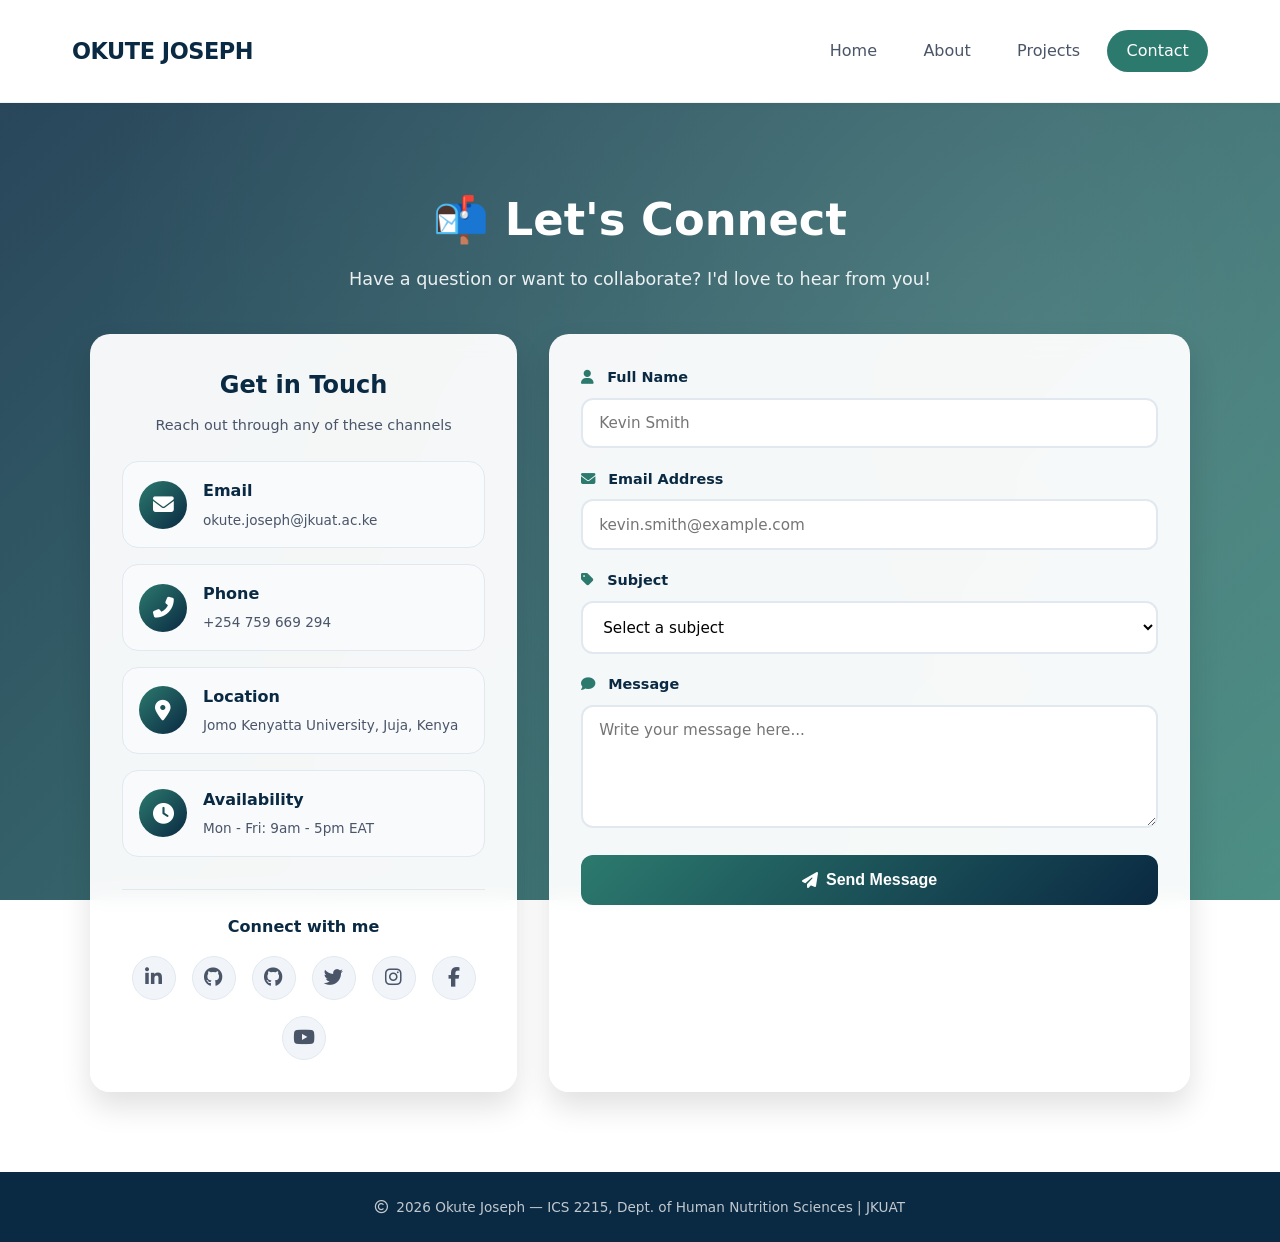
<file: contact.html>
<!DOCTYPE html>
<html lang="en">
<head>
  <meta charset="UTF-8">
  <meta name="viewport" content="width=device-width, initial-scale=1.0">
  <meta name="description" content="Contact Okute Joseph — Food Science and Nutrition student at JKUAT, Data Analyst, CVN Member">
  <title>Okute Joseph | Contact</title>
  <!-- Font Awesome 6 (Free) - Modern Icons -->
  <link rel="stylesheet" href="https://cdnjs.cloudflare.com/ajax/libs/font-awesome/6.4.0/css/all.min.css">
  <link rel="stylesheet" href="contact.css">
</head>
<body>

  <!-- Skip link: allows keyboard users to skip the nav -->
  <a href="#main" class="skip-link">Skip to main content</a>

  <header>
    <div class="container">
      <a href="index.html" class="logo">OKUTE JOSEPH</a>
      <nav aria-label="Main navigation">
        <ul>
          <li><a href="index.html">Home</a></li>
          <li><a href="about.html">About</a></li>
          <li><a href="projects.html">Projects</a></li>
          <li><a href="contact.html" class="active">Contact</a></li>
        </ul>
      </nav>
    </div>
  </header>

  <main id="main">
    <section class="contact-section">
      <div class="container">
        <h2>📬 Let's Connect</h2>
        <p class="contact-subtitle">Have a question or want to collaborate? I'd love to hear from you!</p>
        
        <div class="contact-wrapper">
          <!-- Contact Information Cards -->
          <div class="contact-info">
            <div class="info-header">
              <h3>Get in Touch</h3>
              <p>Reach out through any of these channels</p>
            </div>
            
            <div class="info-card" data-copy="okute.joseph@jkuat.ac.ke">
              <div class="info-icon">
                <i class="fas fa-envelope"></i>
              </div>
              <div class="info-details">
                <h4>Email</h4>
                <p>okute.joseph@jkuat.ac.ke</p>
              </div>
            </div>
            
            <div class="info-card" data-copy="+254 759 669 294">
              <div class="info-icon">
                <i class="fas fa-phone-alt"></i>
              </div>
              <div class="info-details">
                <h4>Phone</h4>
                <p>+254 759 669 294</p>
              </div>
            </div>
            
            <div class="info-card">
              <div class="info-icon">
                <i class="fas fa-map-marker-alt"></i>
              </div>
              <div class="info-details">
                <h4>Location</h4>
                <p>Jomo Kenyatta University, Juja, Kenya</p>
              </div>
            </div>
            
            <div class="info-card">
              <div class="info-icon">
                <i class="fas fa-clock"></i>
              </div>
              <div class="info-details">
                <h4>Availability</h4>
                <p>Mon - Fri: 9am - 5pm EAT</p>
              </div>
            </div>
            
            <div class="social-links">
              <h4>Connect with me</h4>
              <div class="social-icons">
                <a href="https://www.linkedin.com/in/okute-joseph-699362337" class="social-icon" target="_blank" aria-label="LinkedIn">
                  <i class="fab fa-linkedin-in"></i>
                </a>
                <a href="https://github.com/O-kute" class="social-icon" target="_blank" aria-label="GitHub">
                  <i class="fab fa-github"></i>
                </a>
                <a href="https://github.com/josephokute-png/josephokute-png.github.io" class="social-icon" target="_blank" aria-label="GitHub">
                  <i class="fab fa-github"></i>
                </a>
                <a href="https://twitter.com/okutejoseph" class="social-icon" target="_blank" aria-label="Twitter/X">
                  <i class="fab fa-twitter"></i>
                </a>
                <a href="https://www.instagram.com/okute.joseph" class="social-icon" target="_blank" aria-label="Instagram">
                  <i class="fab fa-instagram"></i>
                </a>
                <a href="https://www.facebook.com/okute.joseph" class="social-icon" target="_blank" aria-label="Facebook">
                  <i class="fab fa-facebook-f"></i>
                </a>
                <a href="https://youtube.com/@okutejosephnyagah-f7g?si=gnFY4J6bY3mXlx5i" class="social-icon" target="_blank" aria-label="YouTube">
                  <i class="fab fa-youtube"></i>
                </a>
              </div>
            </div>
          </div>
          
          <!-- Contact Form -->
          <form class="contact-form" id="contactForm" name="contact" method="POST" data-netlify="true" netlify-honeypot="bot-field" action="/thank-you">
            <div style="display:none;">
              <input name="bot-field">
            </div>
            <input type="hidden" name="form-name" value="contact" />
            <div class="form-group">
              <label for="name">
                <i class="fas fa-user"></i> Full Name
              </label>
              <input type="text" id="name" name="name" placeholder="Kevin Smith" required>
            </div>
            
            <div class="form-group">
              <label for="email">
                <i class="fas fa-envelope"></i> Email Address
              </label>
              <input type="email" id="email" name="email" placeholder="kevin.smith@example.com" required>
            </div>
            
            <div class="form-group">
              <label for="subject">
                <i class="fas fa-tag"></i> Subject
              </label>
              <select id="subject" name="subject">
                <option value="">Select a subject</option>
                <option value="collaboration">🤝 Collaboration Opportunity</option>
                <option value="employment">💼 Employment Opportunity</option>
                <option value="project">🚀 Project Discussion</option>
                <option value="nutrition">🥗 Nutrition Consultation</option>
                <option value="general">📝 General Enquiry</option>
              </select>
            </div>
            
            <div class="form-group">
              <label for="msg">
                <i class="fas fa-comment"></i> Message
              </label>
              <textarea id="msg" name="message" rows="5" placeholder="Write your message here..." required></textarea>
            </div>
            
            <button type="submit" class="submit-btn">
              <i class="fas fa-paper-plane"></i> Send Message
            </button>
          </form>
        </div>
      </div>
    </section>
  </main>

  <footer>
    <div class="container">
      <p>
        <i class="far fa-copyright"></i> <span id="year"></span> Okute Joseph — ICS 2215, 
        Dept. of Human Nutrition Sciences | JKUAT
      </p>
    </div>
  </footer>

  <script>
    // Set current year
    document.getElementById('year').textContent = new Date().getFullYear();
    
    // Toast notification function
    function showToast(message, isError) {
      const existingToast = document.querySelector('.toast-message');
      if (existingToast) existingToast.remove();
      
      const toast = document.createElement('div');
      toast.className = 'toast-message' + (isError ? ' error' : '');
      toast.innerHTML = `<i class="fas ${isError ? 'fa-exclamation-circle' : 'fa-check-circle'}"></i><span>${message}</span>`;
      document.body.appendChild(toast);
      setTimeout(() => toast.classList.add('show'), 10);
      setTimeout(() => {
        toast.classList.remove('show');
        setTimeout(() => toast.remove(), 300);
      }, 3000);
    }
    
    // Copy to clipboard for contact cards
    document.querySelectorAll('.info-card[data-copy]').forEach(card => {
      card.addEventListener('click', () => {
        const text = card.dataset.copy;
        navigator.clipboard.writeText(text).then(() => {
          showToast(`📋 Copied: ${text}`, false);
        }).catch(() => showToast('Failed to copy', true));
      });
    });
    
    // Form submission handler
    document.getElementById('contactForm').addEventListener('submit', function(e) {
      const name = document.getElementById('name').value.trim();
      const email = document.getElementById('email').value.trim();
      const subject = document.getElementById('subject').value;
      const message = document.getElementById('msg').value.trim();
      
      if (!name) {
        e.preventDefault();
        return showToast('Please enter your full name', true);
      }
      if (!email) {
        e.preventDefault();
        return showToast('Please enter your email address', true);
      }
      
      const emailRegex = /^[^\s@]+@([^\s@]+\.)+[^\s@]+$/;
      if (!emailRegex.test(email)) {
        e.preventDefault();
        return showToast('Please enter a valid email address', true);
      }
      
      if (!subject) {
        e.preventDefault();
        return showToast('Please select a subject', true);
      }
      if (!message) {
        e.preventDefault();
        return showToast('Please enter your message', true);
      }
      if (message.length < 10) {
        e.preventDefault();
        return showToast('Message should be at least 10 characters', true);
      }
      
      // If validation passes, form will submit to Netlify
      // No need for fake submission
    });
    
    // Add confetti animation style dynamically
    const style = document.createElement('style');
    style.textContent = `
      .confetti {
        position: fixed;
        width: 8px;
        height: 8px;
        border-radius: 50%;
        top: -10px;
        pointer-events: none;
        z-index: 9999;
        animation: confettiFall 2s linear forwards;
      }
      @keyframes confettiFall {
        0% {
          transform: translateY(0) rotate(0deg);
          opacity: 1;
        }
        100% {
          transform: translateY(100vh) rotate(360deg);
          opacity: 0;
        }
      }
    `;
    document.head.appendChild(style);
  </script>
</body>
</html>
</file>
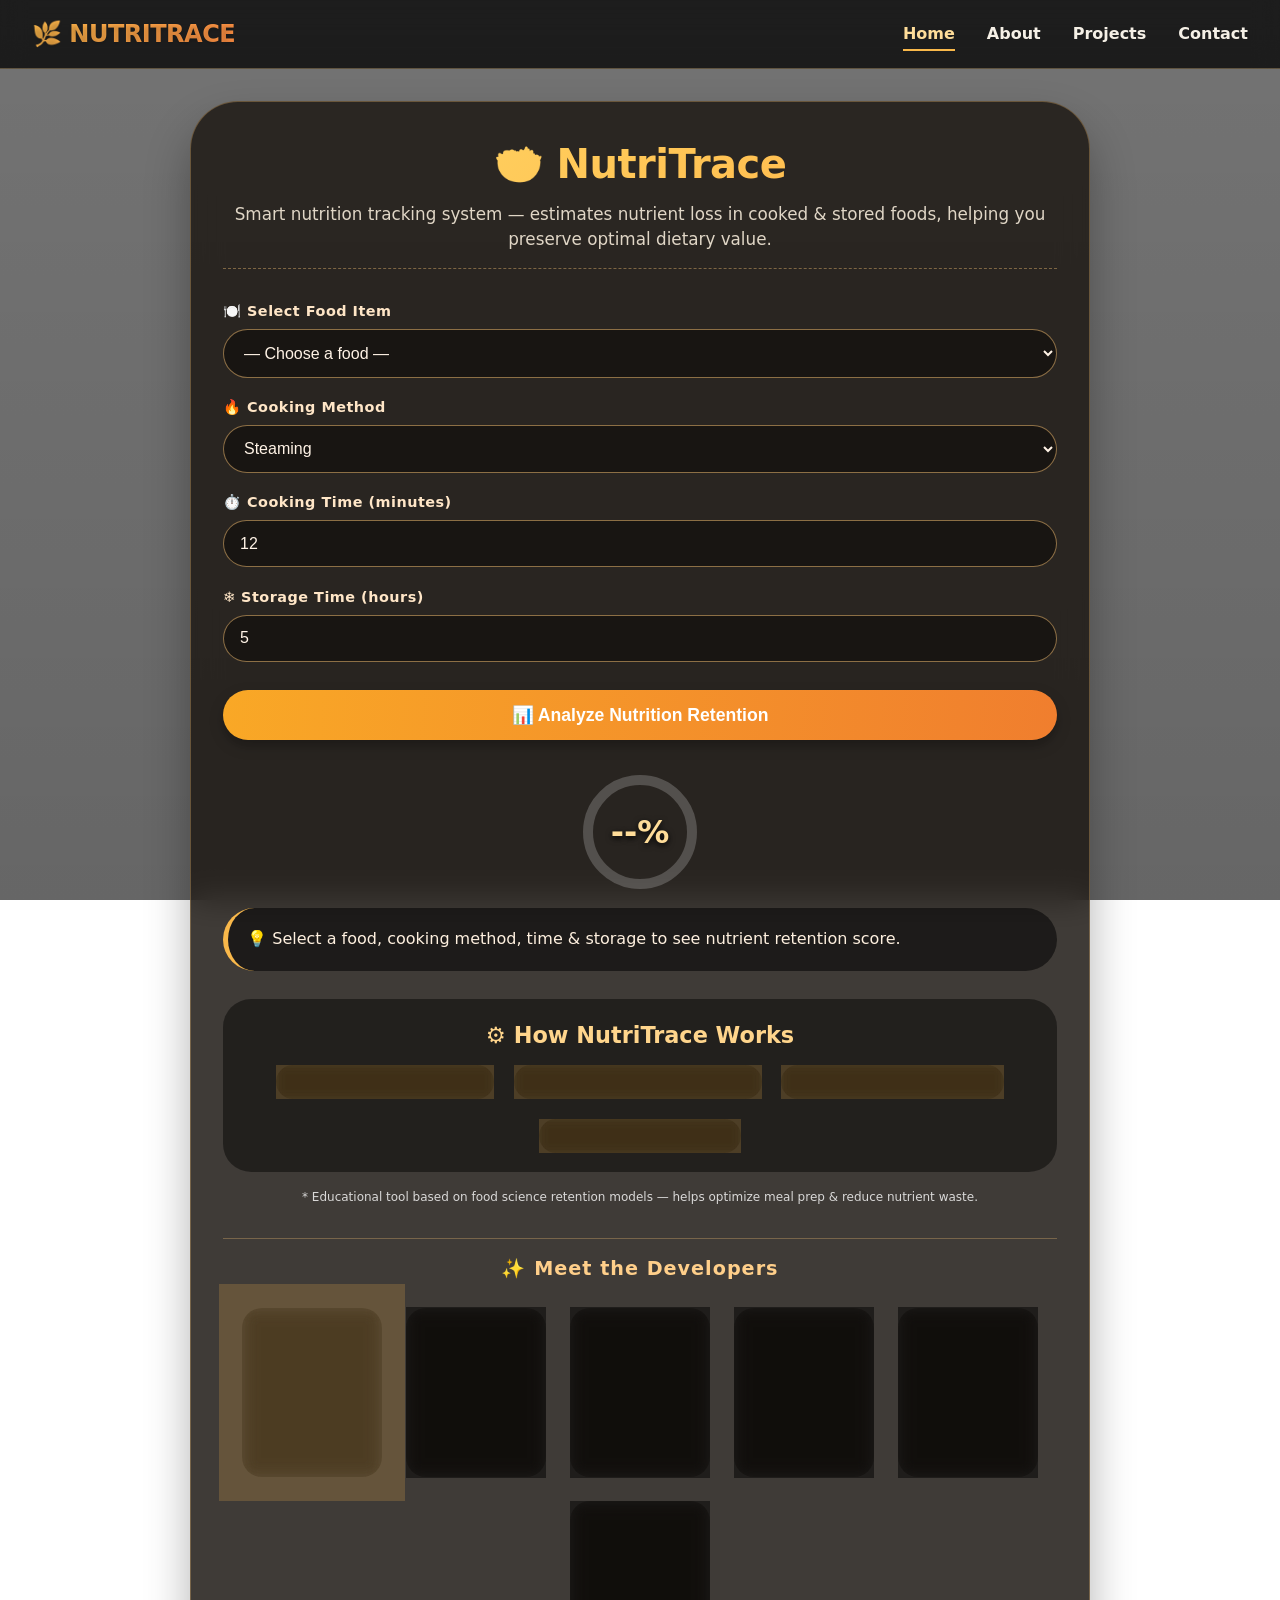
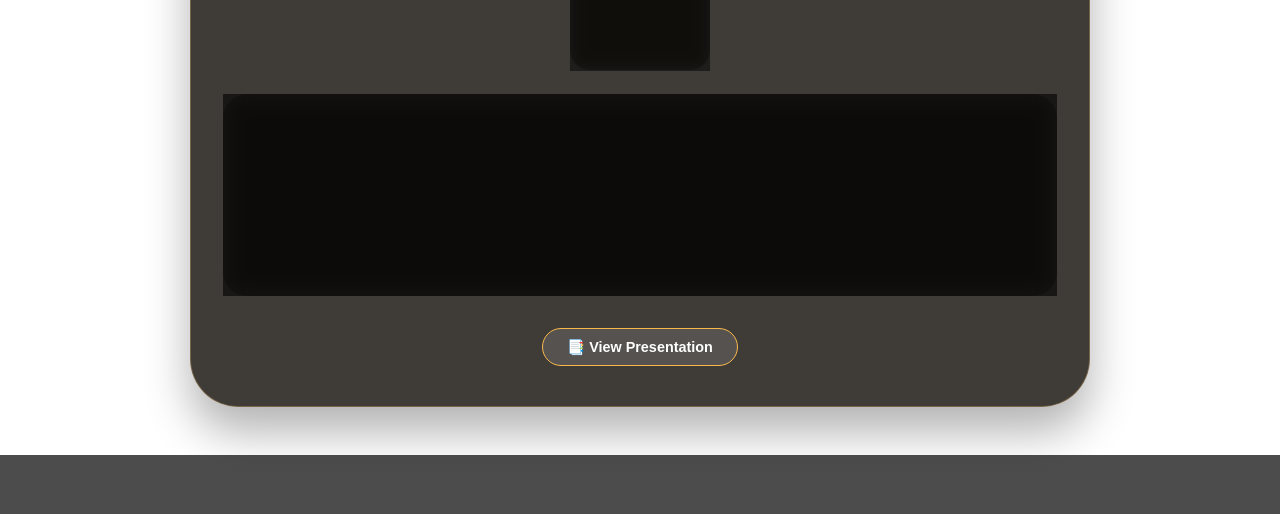
<file: interactive.html>
<!DOCTYPE html>
<html lang="en">
<head>
  <meta charset="UTF-8">
  <!-- REQUIRED for responsive design on mobile -->
  <meta name="viewport" content="width=device-width, initial-scale=1.0">
  <meta name="description" content="NutriTrace - Smart nutrition tracking system that estimates nutrient loss in cooked and stored foods">
  <title>NutriTrace | Smart Nutrition Tracker</title>
  <style>
    * {
      margin: 0;
      padding: 0;
      box-sizing: border-box;
    }

    body {
      font-family: 'Segoe UI', system-ui, -apple-system, 'Helvetica Neue', sans-serif;
      min-height: 100vh;
      /* Beautiful food/nutrition background image */
      background: linear-gradient(rgba(0, 0, 0, 0.55), rgba(0, 0, 0, 0.6)), 
                  url('https://images.unsplash.com/photo-1490818387583-1baba5e638af?w=1600&q=80');
      background-size: cover;
      background-position: center;
      background-attachment: fixed;
      background-repeat: no-repeat;
      color: #fff;
      line-height: 1.5;
    }

    /* Skip link */
    .skip-link {
      position: absolute;
      top: -40px;
      left: 20px;
      background: #4c9f70;
      color: white;
      padding: 0.5rem 1rem;
      text-decoration: none;
      border-radius: 30px;
      z-index: 100;
      font-weight: 500;
    }
    .skip-link:focus {
      top: 20px;
    }

    /* Header */
    header {
      background: rgba(0, 0, 0, 0.75);
      backdrop-filter: blur(12px);
      padding: 1rem 0;
      border-bottom: 1px solid rgba(255, 215, 150, 0.3);
      position: sticky;
      top: 0;
      z-index: 50;
    }

    .container {
      max-width: 1280px;
      margin: 0 auto;
      padding: 0 2rem;
    }

    header .container {
      display: flex;
      justify-content: space-between;
      align-items: center;
      flex-wrap: wrap;
      gap: 1rem;
    }

    .logo {
      font-size: 1.5rem;
      font-weight: 800;
      color: #f9b84a;
      text-decoration: none;
      letter-spacing: -0.5px;
      background: linear-gradient(135deg, #f9b84a, #ff8c42);
      background-clip: text;
      -webkit-background-clip: text;
      color: transparent;
      text-shadow: 0 2px 4px rgba(0,0,0,0.2);
    }

    nav ul {
      display: flex;
      gap: 2rem;
      list-style: none;
    }

    nav a {
      color: #f5f0e6;
      text-decoration: none;
      font-weight: 600;
      transition: 0.2s;
      padding: 0.4rem 0;
      border-bottom: 2px solid transparent;
    }

    nav a:hover, nav a.active {
      border-bottom-color: #f9b84a;
      color: #ffdd99;
    }

    /* Main card content */
    .main-card {
      max-width: 900px;
      margin: 2rem auto 3rem;
      background: rgba(30, 25, 20, 0.85);
      backdrop-filter: blur(16px);
      border-radius: 48px;
      padding: 2rem 2rem 2.5rem;
      box-shadow: 0 25px 45px rgba(0, 0, 0, 0.3);
      border: 1px solid rgba(255, 200, 120, 0.3);
    }

    h1 {
      font-size: 2.5rem;
      font-weight: 800;
      text-align: center;
      background: linear-gradient(135deg, #FFD966, #FFB347);
      background-clip: text;
      -webkit-background-clip: text;
      color: transparent;
      margin-bottom: 0.5rem;
      letter-spacing: -0.5px;
    }

    .subtitle {
      text-align: center;
      color: #e0d6c6;
      font-size: 1.05rem;
      margin-bottom: 2rem;
      border-bottom: 1px dashed rgba(255, 200, 120, 0.4);
      padding-bottom: 1rem;
    }

    /* Form styling */
    label {
      display: block;
      font-weight: 600;
      margin-top: 1.2rem;
      margin-bottom: 0.4rem;
      color: #ffe6c7;
      font-size: 0.9rem;
      letter-spacing: 0.5px;
    }

    select, input {
      width: 100%;
      padding: 0.85rem 1rem;
      background: rgba(20, 18, 16, 0.8);
      border: 1px solid rgba(255, 200, 120, 0.5);
      border-radius: 60px;
      font-size: 1rem;
      color: #fff3e6;
      transition: all 0.2s;
      outline: none;
    }

    select:focus, input:focus {
      border-color: #f9b84a;
      box-shadow: 0 0 0 3px rgba(249, 184, 74, 0.3);
      background: rgba(30, 25, 20, 0.95);
    }

    button {
      background: linear-gradient(95deg, #f9a826, #f07e2e);
      border: none;
      padding: 0.9rem 1.8rem;
      font-size: 1.1rem;
      font-weight: bold;
      border-radius: 60px;
      color: white;
      cursor: pointer;
      width: 100%;
      margin-top: 1.8rem;
      transition: transform 0.2s, box-shadow 0.2s;
      box-shadow: 0 6px 14px rgba(0,0,0,0.3);
    }

    button:hover {
      transform: translateY(-2px);
      background: linear-gradient(95deg, #fcb43a, #ff8c2c);
      box-shadow: 0 12px 22px rgba(0,0,0,0.4);
    }

    /* Progress Circle */
    .progress-container {
      display: flex;
      justify-content: center;
      margin: 2rem 0 1rem;
      position: relative;
    }

    .progress-ring {
      transform: rotate(-90deg);
    }

    .ring-bg {
      fill: none;
      stroke: rgba(255, 255, 255, 0.2);
      stroke-width: 10;
    }

    .ring {
      fill: none;
      stroke: #f9b84a;
      stroke-width: 10;
      stroke-dasharray: 326.56;
      stroke-dashoffset: 326.56;
      stroke-linecap: round;
      transition: stroke-dashoffset 0.6s ease;
    }

    .score-text {
      position: absolute;
      top: 50%;
      left: 50%;
      transform: translate(-50%, -50%);
      font-size: 2rem;
      font-weight: 800;
      color: #ffdd99;
      text-shadow: 0 2px 6px black;
    }

    /* Result box */
    .result {
      background: rgba(0, 0, 0, 0.55);
      border-radius: 32px;
      padding: 1.2rem;
      margin: 1rem 0 1.5rem;
      border-left: 5px solid #f9b84a;
      font-weight: 500;
      color: #fef0df;
    }

    /* Flow section */
    .flow {
      background: rgba(0, 0, 0, 0.45);
      border-radius: 28px;
      padding: 1.2rem 1.5rem;
      margin: 1.8rem 0 1rem;
      text-align: center;
    }

    .flow h2 {
      font-size: 1.4rem;
      margin-bottom: 0.8rem;
      color: #ffd58c;
    }

    .flow ul {
      display: flex;
      flex-wrap: wrap;
      justify-content: center;
      gap: 1.2rem;
      list-style: none;
    }

    .flow li {
      background: rgba(249, 184, 74, 0.2);
      padding: 0.4rem 1rem;
      border-radius: 60px;
      font-size: 0.9rem;
      font-weight: 500;
      backdrop-filter: blur(4px);
    }

    .note {
      font-size: 0.75rem;
      text-align: center;
      opacity: 0.8;
      margin-top: 1rem;
    }

    /* Enhanced Founders section with profile pictures and dropdown */
    .founders {
      margin-top: 2rem;
      padding-top: 1rem;
      border-top: 1px solid rgba(255, 200, 120, 0.3);
    }

    .founders h3 {
      font-size: 1.2rem;
      text-align: center;
      letter-spacing: 1px;
      color: #ffcf8a;
      margin-bottom: 1.5rem;
    }

    .developers-grid {
      display: flex;
      flex-wrap: wrap;
      justify-content: center;
      gap: 1.5rem;
      margin-bottom: 1.5rem;
    }

    .developer-card {
      background: rgba(0, 0, 0, 0.5);
      backdrop-filter: blur(8px);
      border-radius: 20px;
      padding: 1rem;
      text-align: center;
      width: 140px;
      transition: transform 0.2s, box-shadow 0.2s;
      cursor: pointer;
      border: 1px solid rgba(249, 184, 74, 0.3);
    }

    .developer-card:hover {
      transform: translateY(-5px);
      border-color: #f9b84a;
      box-shadow: 0 8px 20px rgba(0,0,0,0.3);
    }

    .developer-card.active {
      border-color: #f9b84a;
      background: rgba(249, 184, 74, 0.2);
      box-shadow: 0 0 15px rgba(249, 184, 74, 0.3);
    }

    .profile-pic {
      width: 80px;
      height: 80px;
      border-radius: 50%;
      object-fit: cover;
      margin-bottom: 0.8rem;
      border: 3px solid #f9b84a;
      background: #2a241e;
    }

    .developer-name {
      font-weight: 700;
      font-size: 0.9rem;
      color: #ffdd99;
      margin-bottom: 0.25rem;
    }

    .developer-role {
      font-size: 0.7rem;
      color: #c0b28a;
    }

    /* Dropdown profile description section */
    .profile-description {
      background: rgba(0, 0, 0, 0.6);
      backdrop-filter: blur(12px);
      border-radius: 24px;
      padding: 1.2rem;
      margin-top: 1rem;
      border-left: 4px solid #f9b84a;
      transition: all 0.3s ease;
    }

    .profile-description.hidden {
      display: none;
    }

    .profile-description h4 {
      color: #ffcf8a;
      font-size: 1.1rem;
      margin-bottom: 0.5rem;
      display: flex;
      align-items: center;
      gap: 0.5rem;
    }

    .profile-description p {
      color: #e8ddc7;
      font-size: 0.9rem;
      line-height: 1.5;
      margin-bottom: 0.5rem;
    }

    .profile-description .badge {
      display: inline-block;
      background: rgba(249, 184, 74, 0.25);
      padding: 0.2rem 0.6rem;
      border-radius: 20px;
      font-size: 0.7rem;
      margin-right: 0.5rem;
      margin-top: 0.5rem;
      color: #ffcf8a;
    }

    .presentation-link {
      background: rgba(255, 255, 255, 0.12);
      border: 1px solid #f9b84a;
      padding: 0.6rem 1.5rem;
      font-size: 0.9rem;
      width: auto;
      display: inline-block;
      margin-top: 1rem;
      box-shadow: none;
      cursor: pointer;
    }

    .presentation-link:hover {
      background: #f9b84a;
      color: #1e1a14;
      transform: translateY(-2px);
    }

    footer {
      background: rgba(0, 0, 0, 0.7);
      backdrop-filter: blur(8px);
      text-align: center;
      padding: 1.2rem;
      margin-top: 1rem;
      font-size: 0.85rem;
    }

    @media (max-width: 700px) {
      .main-card {
        margin: 1rem;
        padding: 1.5rem;
      }
      h1 {
        font-size: 1.8rem;
      }
      nav ul {
        gap: 1rem;
      }
      .developers-grid {
        gap: 0.8rem;
      }
      .developer-card {
        width: 110px;
        padding: 0.8rem;
      }
      .profile-pic {
        width: 65px;
        height: 65px;
      }
    }
  </style>
</head>
<body>
  <a href="#main" class="skip-link">Skip to main content</a>

  <header>
    <div class="container">
      <a href="index.html" class="logo">🌿 NUTRITRACE</a>
      <nav aria-label="Main navigation">
        <ul>
          <li><a href="index.html" class="active">Home</a></li>
          <li><a href="about.html">About</a></li>
          <li><a href="projects.html">Projects</a></li>
          <li><a href="contact.html">Contact</a></li>
        </ul>
      </nav>
    </div>
  </header>

  <main id="main">
    <div class="main-card">
      <h1>🥗 NutriTrace</h1>
      <p class="subtitle">
        Smart nutrition tracking system — estimates nutrient loss in cooked & stored foods, helping you preserve optimal dietary value.
      </p>

      <!-- INPUT SECTION -->
      <label>🍽️ Select Food Item</label>
      <select id="foodName">
        <option value="">— Choose a food —</option>
        <option value="Spinach">Spinach</option>
        <option value="Broccoli">Broccoli</option>
        <option value="Carrots">Carrots</option>
        <option value="Tomatoes">Tomatoes</option>
        <option value="Bell Peppers">Bell Peppers</option>
        <option value="Kale">Kale</option>
        <option value="Lettuce">Lettuce</option>
        <option value="Green Beans">Green Beans</option>
        <option value="Potatoes">Potatoes</option>
        <option value="Sweet Potatoes">Sweet Potatoes</option>
        <option value="Chicken Breast">Chicken Breast</option>
        <option value="Salmon">Salmon</option>
        <option value="Beef">Beef</option>
        <option value="Eggs">Eggs</option>
        <option value="Pork">Pork</option>
        <option value="Tofu">Tofu</option>
        <option value="Lentils">Lentils</option>
        <option value="Beans">Beans</option>
        <option value="Quinoa">Quinoa</option>
        <option value="Brown Rice">Brown Rice</option>
        <option value="Whole Wheat">Whole Wheat</option>
        <option value="Blueberries">Blueberries</option>
        <option value="Strawberries">Strawberries</option>
        <option value="Apples">Apples</option>
        <option value="Bananas">Bananas</option>
        <option value="Oranges">Oranges</option>
      </select>

      <label>🔥 Cooking Method</label>
      <select id="method">
        <option value="steam">Steaming</option>
        <option value="boil">Boiling</option>
        <option value="fry">Frying / Sauté</option>
      </select>

      <label>⏱️ Cooking Time (minutes)</label>
      <input type="number" id="cookTime" placeholder="e.g., 10" value="15">

      <label>❄️ Storage Time (hours)</label>
      <input type="number" id="storeTime" placeholder="e.g., 24" value="6">

      <button onclick="calculateNutrition()">📊 Analyze Nutrition Retention</button>

      <!-- PROGRESS CIRCLE -->
      <div class="progress-container">
        <svg class="progress-ring" width="120" height="120">
          <circle class="ring-bg" cx="60" cy="60" r="52" stroke="currentColor" stroke-width="10" fill="none"/>
          <circle class="ring" cx="60" cy="60" r="52" stroke="currentColor" stroke-width="10" fill="none"/>
        </svg>
        <div id="scoreText" class="score-text">--%</div>
      </div>

      <!-- RESULT PANEL -->
      <div id="result" class="result">
        💡 Select a food, cooking method, time & storage to see nutrient retention score.
      </div>

      <!-- PROCESS FLOW -->
      <div class="flow">
        <h2>⚙️ How NutriTrace Works</h2>
        <ul>
          <li>📋 Cooking data recorded</li>
          <li>🧊 Storage conditions tracked</li>
          <li>📉 Nutrient loss estimated</li>
          <li>🔔 Smart nutrition alert</li>
        </ul>
      </div>

      <p class="note">
        * Educational tool based on food science retention models — helps optimize meal prep & reduce nutrient waste.
      </p>

      <!-- ENHANCED FOUNDERS SECTION with Profile Pictures and Dropdown Descriptions -->
      <div class="founders">
        <h3>✨ Meet the Developers</h3>
        <div class="developers-grid" id="developersGrid">
          <!-- Developer cards with profile pictures -->
        </div>
        
        <!-- Dropdown profile description panel -->
        <div id="profileDescription" class="profile-description hidden">
          <!-- Dynamic content will appear here -->
        </div>
        
        <div style="text-align: center; margin-top: 1rem;">
          <button onclick="openPresentation()" class="presentation-link">📑 View Presentation</button>
        </div>
      </div>
    </div>
  </main>

  <footer>
    <div class="container">
      <p>&copy; <span id="year"></span> NutriTrace — Smart Nutrition Analytics | Food Science Innovation</p>
    </div>
  </footer>

  <script>
    // Set current year
    document.getElementById('year').textContent = new Date().getFullYear();

    // Developer profiles data with profile pictures (using UI Avatars + emoji fallback style)
    const developers = [
      {
        id: 0,
        name: "Joseph Okute",
        role: "Lead Developer & Nutrition Analyst",
        bio: "Food Science & Nutrition student passionate about leveraging technology to solve dietary challenges. Leads the core algorithm development for nutrient retention modeling.",
        skills: ["Python", "Nutrition Science", "Data Analytics", "Web Dev"],
        icon: "👨‍💻",
        color: "#f9b84a"
      },
      {
        id: 1,
        name: "Irene Wanjiku",
        role: "Frontend & UX Designer",
        bio: "Creative UI specialist with a background in Human-Computer Interaction. Designed the beautiful NutriTrace interface with focus on accessibility and user experience.",
        skills: ["HTML/CSS", "UI/UX", "JavaScript", "Figma"],
        icon: "🎨",
        color: "#ff8c42"
      },
      {
        id: 2,
        name: "Betty Muthoni",
        role: "Food Science Researcher",
        bio: "Food technologist specializing in nutrient preservation techniques. Provides scientific validation for retention models and advises on cooking method impacts.",
        skills: ["Food Chemistry", "Research", "Lab Analysis", "Quality Control"],
        icon: "🔬",
        color: "#6fcf97"
      },
      {
        id: 3,
        name: "Marion Achieng",
        role: "Data Scientist",
        bio: "Data analyst focused on nutritional datasets. Built the statistical models that estimate nutrient loss based on time and temperature variables.",
        skills: ["Python", "Pandas", "Statistics", "Machine Learning"],
        icon: "📊",
        color: "#e67e22"
      },
      {
        id: 4,
        name: "Catherine Njeri",
        role: "Backend Engineer",
        bio: "Full-stack developer ensuring smooth data flow and API integrations. Working on expanding NutriTrace to support real-time food logging.",
        skills: ["Node.js", "MongoDB", "APIs", "Cloud"],
        icon: "⚙️",
        color: "#f39c12"
      },
      {
        id: 5,
        name: "Nully Stacy",
        role: "QA & Community Lead",
        bio: "Quality assurance specialist and community manager. Ensures NutriTrace delivers accurate results and gathers user feedback for continuous improvement.",
        skills: ["Testing", "Community Engagement", "Documentation", "Agile"],
        icon: "🤝",
        color: "#e84393"
      }
    ];

    // Function to render developer cards with profile pictures
    function renderDeveloperCards() {
      const grid = document.getElementById('developersGrid');
      grid.innerHTML = '';
      developers.forEach(dev => {
        const card = document.createElement('div');
        card.className = 'developer-card';
        card.setAttribute('data-id', dev.id);
        card.onclick = () => showDeveloperProfile(dev.id);
        
        // Profile picture - using emoji avatar with colored background + icon style
        card.innerHTML = `
          <div class="profile-pic" style="background: linear-gradient(135deg, ${dev.color}40, ${dev.color}20); display: flex; align-items: center; justify-content: center; font-size: 2.5rem;">
            ${dev.icon}
          </div>
          <div class="developer-name">${dev.name.split(' ')[0]}</div>
          <div class="developer-role">${dev.role.split(' ').slice(0,2).join(' ')}</div>
        `;
        grid.appendChild(card);
      });
    }

    // Show profile description for selected developer (dropdown style)
    function showDeveloperProfile(devId) {
      const dev = developers.find(d => d.id === devId);
      if (!dev) return;
      
      const descriptionDiv = document.getElementById('profileDescription');
      descriptionDiv.classList.remove('hidden');
      
      // Highlight active card
      document.querySelectorAll('.developer-card').forEach((card, idx) => {
        if (parseInt(card.getAttribute('data-id')) === devId) {
          card.classList.add('active');
        } else {
          card.classList.remove('active');
        }
      });
      
      // Build profile HTML with full details
      descriptionDiv.innerHTML = `
        <h4>
          <span style="font-size: 1.5rem;">${dev.icon}</span> 
          ${dev.name}
          <span style="font-size: 0.8rem; background: ${dev.color}40; padding: 0.2rem 0.6rem; border-radius: 20px;">${dev.role}</span>
        </h4>
        <p>${dev.bio}</p>
        <div style="margin-top: 0.8rem;">
          ${dev.skills.map(skill => `<span class="badge">🔧 ${skill}</span>`).join('')}
        </div>
        <div style="margin-top: 0.8rem; font-size: 0.8rem; color: #ffcf8a;">
          📧 ${dev.name.toLowerCase().replace(' ', '.')}@nutritrace.com
        </div>
      `;
    }

    // Nutrition calculation logic
    function calculateNutrition() {
      const food = document.getElementById('foodName').value;
      const method = document.getElementById('method').value;
      let cookTime = parseFloat(document.getElementById('cookTime').value);
      let storeTime = parseFloat(document.getElementById('storeTime').value);
      const resultDiv = document.getElementById('result');

      if (!food) {
        resultDiv.innerHTML = "⚠️ Please select a food item to start analysis.";
        updateProgressRing(0);
        document.getElementById('scoreText').innerText = "0%";
        return;
      }
      if (isNaN(cookTime) || cookTime < 0) cookTime = 0;
      if (isNaN(storeTime) || storeTime < 0) storeTime = 0;

      const foodRetentionMap = {
        'Spinach': 0.92, 'Broccoli': 0.9, 'Carrots': 0.88, 'Tomatoes': 0.85,
        'Bell Peppers': 0.86, 'Kale': 0.91, 'Lettuce': 0.84, 'Green Beans': 0.87,
        'Potatoes': 0.82, 'Sweet Potatoes': 0.83, 'Chicken Breast': 0.78, 'Salmon': 0.8,
        'Beef': 0.75, 'Eggs': 0.82, 'Pork': 0.74, 'Tofu': 0.85, 'Lentils': 0.84,
        'Beans': 0.83, 'Quinoa': 0.86, 'Brown Rice': 0.88, 'Whole Wheat': 0.87,
        'Blueberries': 0.89, 'Strawberries': 0.88, 'Apples': 0.86, 'Bananas': 0.85, 'Oranges': 0.87
      };
      let baseRetention = foodRetentionMap[food] || 0.85;

      let methodFactor = 1.0;
      if (method === 'steam') methodFactor = 0.96;
      else if (method === 'boil') methodFactor = 0.88;
      else if (method === 'fry') methodFactor = 0.82;

      let cookingLoss = Math.min(0.45, (cookTime / 45) * 0.3);
      let storageLoss = Math.min(0.5, (storeTime / 48) * 0.35);
      
      let retention = baseRetention * methodFactor * (1 - cookingLoss) * (1 - storageLoss);
      retention = Math.min(0.98, Math.max(0.15, retention));
      let percent = Math.round(retention * 100);

      let advice = "";
      if (percent >= 85) advice = "🌟 Excellent! Your food retains high nutritional value. Great cooking & storage choices!";
      else if (percent >= 65) advice = "✅ Good retention. Consider shorter cooking or faster cooling to preserve more nutrients.";
      else if (percent >= 45) advice = "⚠️ Moderate nutrient loss. Try steaming instead of boiling or reduce storage time.";
      else advice = "🔻 Significant nutrient loss. For best results, minimize cooking time and refrigerate promptly.";

      let extraNote = "";
      if (method === "boil" && (food === "Spinach" || food === "Broccoli" || food === "Kale"))
        extraNote = " 💡 Tip: Water-soluble vitamins (C, B) leach in boiling water — use minimal water or repurpose broth.";
      else if (method === "fry" && (food === "Salmon" || food === "Chicken Breast"))
        extraNote = " 🔥 High heat may reduce omega-3s — try lower temp or gentle cooking.";
      
      resultDiv.innerHTML = `
        <strong>🍱 ${food}</strong> — ${method === 'steam' ? 'Steamed' : method === 'boil' ? 'Boiled' : 'Fried'} (${cookTime} min) + stored ${storeTime} hrs<br>
        📊 <strong>Nutrient Retention: ${percent}%</strong><br>
        🧠 ${advice}${extraNote}<br>
        <span style="font-size:0.8rem; opacity:0.9;">🔬 Based on retention models: cooking method, time & storage influence vitamin/mineral preservation.</span>
      `;

      updateProgressRing(percent);
      document.getElementById('scoreText').innerText = `${percent}%`;
    }

    function updateProgressRing(percent) {
      const ring = document.querySelector('.ring');
      const radius = 52;
      const circumference = 2 * Math.PI * radius;
      const offset = circumference - (percent / 100) * circumference;
      if (ring) {
        ring.style.strokeDasharray = `${circumference}`;
        ring.style.strokeDashoffset = offset;
      }
      if (percent >= 75) ring.style.stroke = "#6fcf97";
      else if (percent >= 50) ring.style.stroke = "#f9b84a";
      else ring.style.stroke = "#e67e22";
    }

    function openPresentation() {
      alert("📢 NutriTrace Presentation Deck\n\nDeveloped by: Joseph, Irene, Betty, Marion, Catherine, Nully Stacy\n\nInnovative food science tool to reduce nutrient waste. For full presentation slides, contact the team.");
    }

    // Initialize
    window.addEventListener('DOMContentLoaded', () => {
      renderDeveloperCards();
      
      const ring = document.querySelector('.ring');
      if (ring) {
        const radius = 52;
        const circumference = 2 * Math.PI * radius;
        ring.style.strokeDasharray = `${circumference}`;
        ring.style.strokeDashoffset = circumference;
      }
      document.getElementById('cookTime').value = 12;
      document.getElementById('storeTime').value = 5;
      
      // Optionally show first developer profile by default
      setTimeout(() => {
        showDeveloperProfile(0);
      }, 100);
    });
  </script>
</body>
</html>
</file>
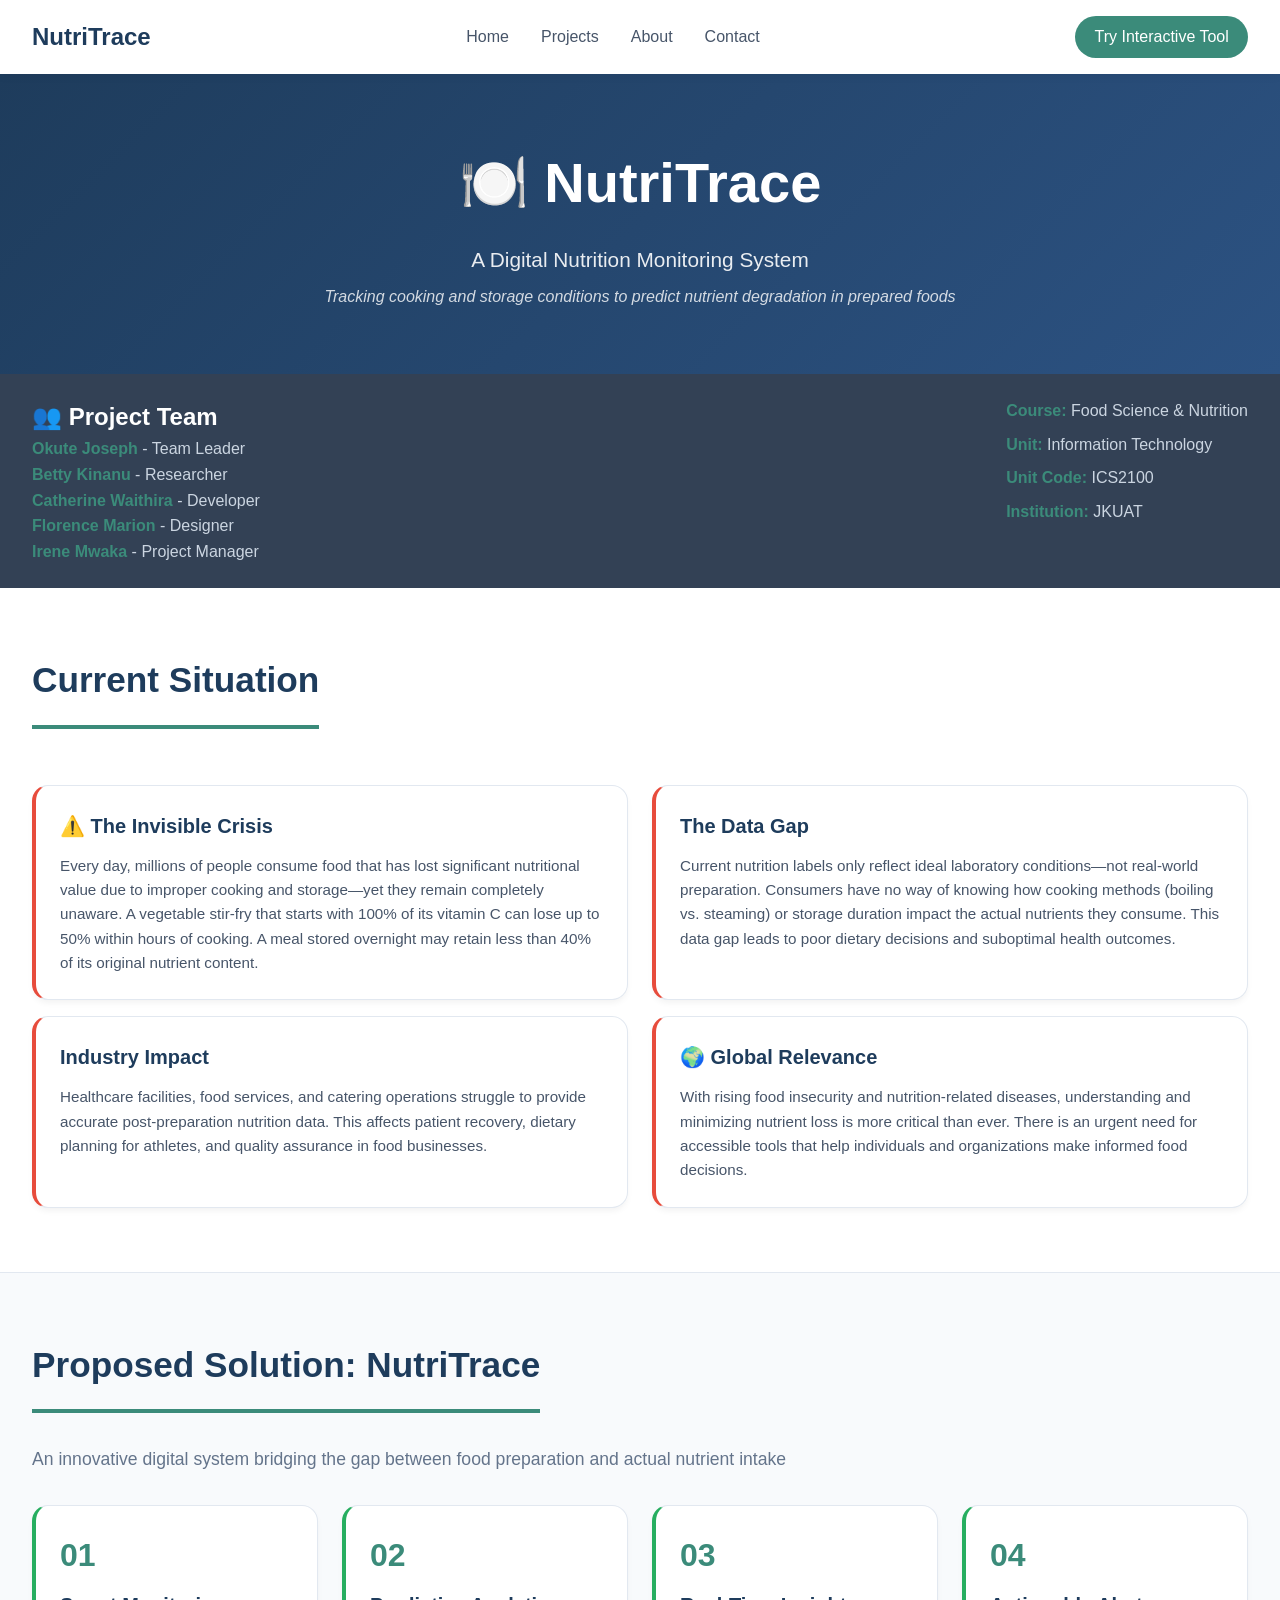
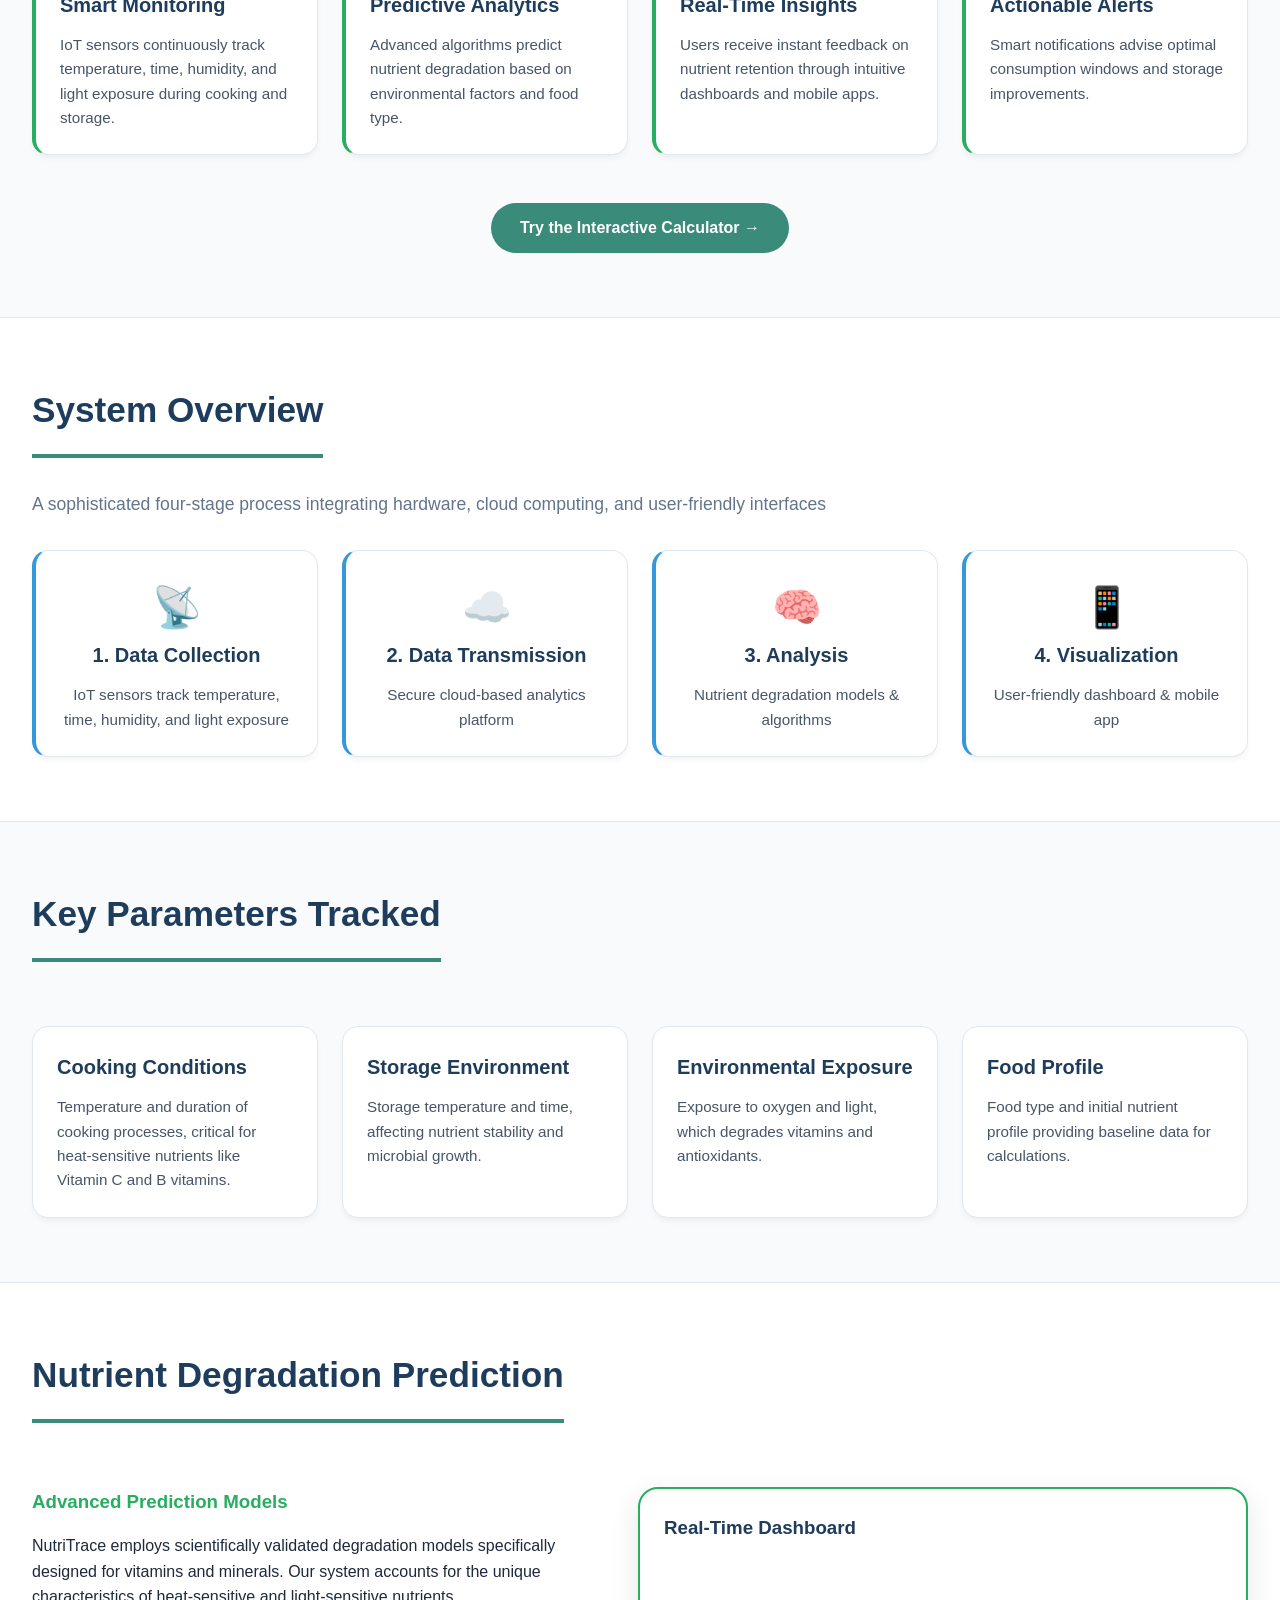
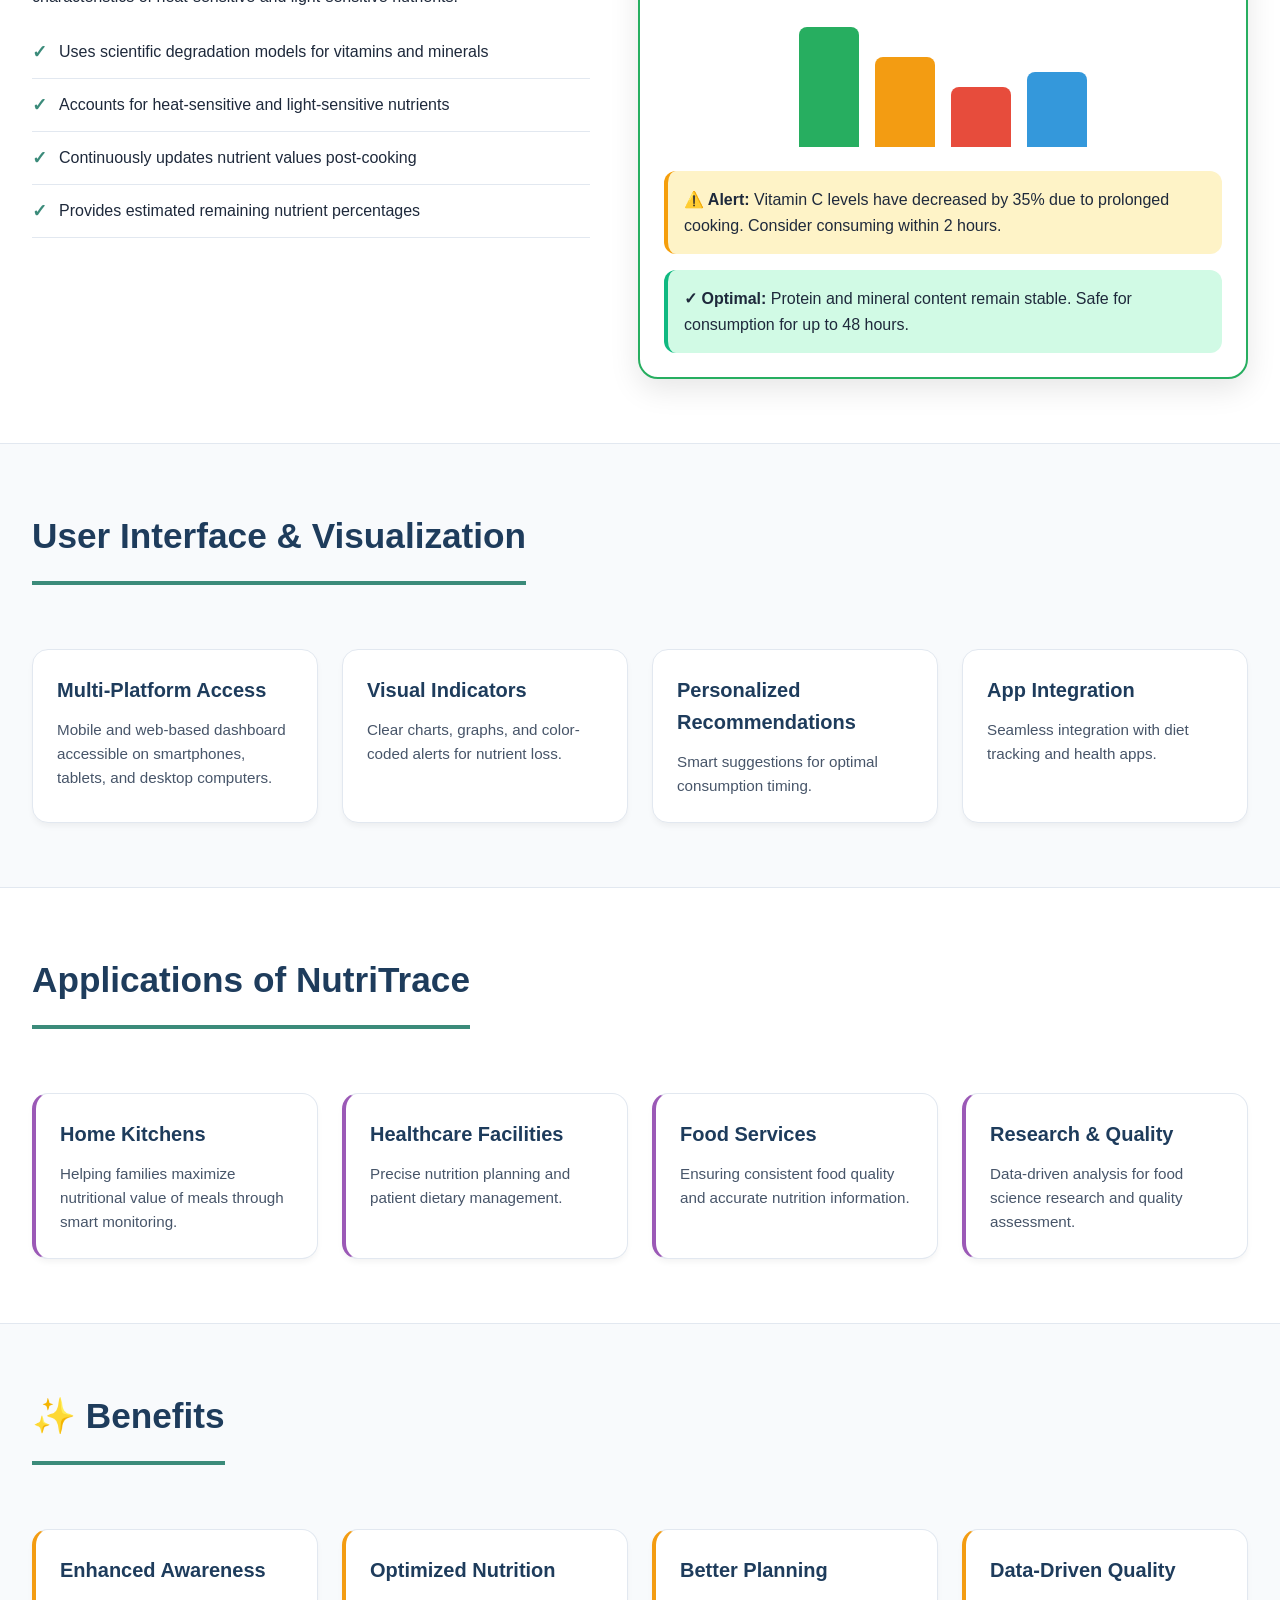
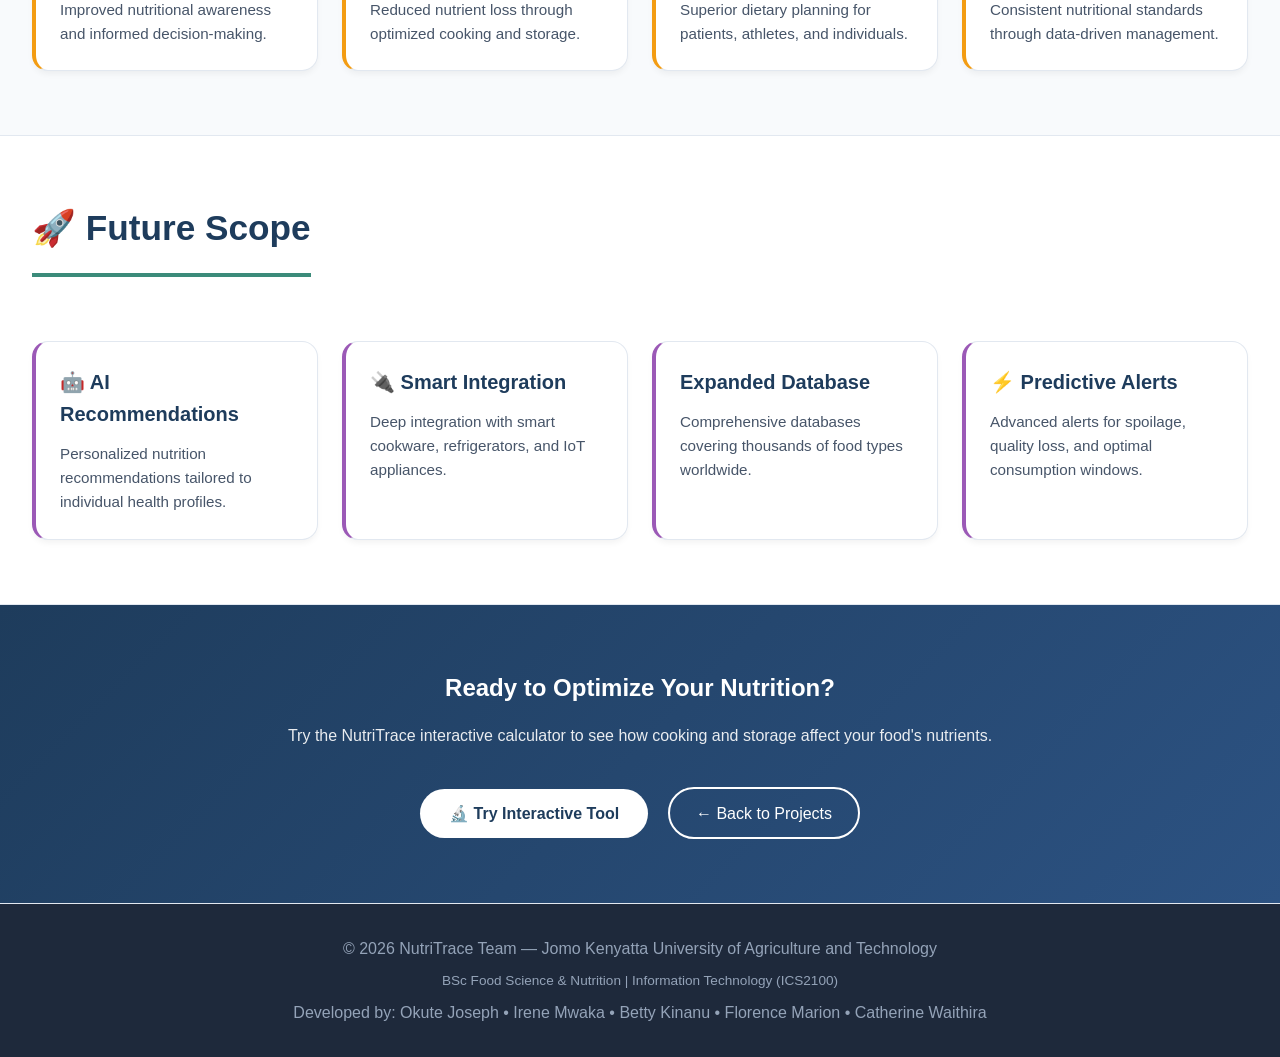
<file: nutritrace.html>
<!DOCTYPE html>
<html lang="en">
<head>
  <meta charset="UTF-8">
  <meta name="viewport" content="width=device-width, initial-scale=1.0">
  <meta name="description" content="NutriTrace - A Digital Nutrition Monitoring System that tracks cooking and storage conditions to predict nutrient degradation in prepared foods">
  <meta name="author" content="Okute Joseph & Team">
  <title>NutriTrace | Digital Nutrition Monitoring System</title>
  <style>
    * {
      margin: 0;
      padding: 0;
      box-sizing: border-box;
    }

    body {
      font-family: 'Segoe UI', Tahoma, Geneva, Verdana, sans-serif;
      background-color: #f8fafc;
      color: #1e293b;
      line-height: 1.6;
    }

    /* Container */
    .container {
      max-width: 1280px;
      margin: 0 auto;
      padding: 0 2rem;
    }

    /* Navigation Bar */
    .nav-bar {
      background: white;
      box-shadow: 0 2px 10px rgba(0,0,0,0.05);
      position: sticky;
      top: 0;
      z-index: 100;
    }
    .nav-bar .container {
      display: flex;
      justify-content: space-between;
      align-items: center;
      padding: 1rem 2rem;
    }
    .logo {
      font-size: 1.5rem;
      font-weight: 700;
      color: #1e3c5c;
      text-decoration: none;
    }
    .nav-links {
      display: flex;
      gap: 2rem;
    }
    .nav-links a {
      text-decoration: none;
      color: #475569;
      font-weight: 500;
      transition: color 0.2s;
    }
    .nav-links a:hover {
      color: #3b8b7a;
    }
    .btn-tool {
      background: #3b8b7a;
      color: white;
      padding: 0.5rem 1.2rem;
      border-radius: 30px;
      text-decoration: none;
      font-weight: 500;
      transition: all 0.2s;
    }
    .btn-tool:hover {
      background: #1e3c5c;
      transform: translateY(-2px);
    }

    /* Hero Section */
    .hero {
      background: linear-gradient(135deg, #1e3c5c 0%, #2c5282 100%);
      color: white;
      padding: 4rem 0;
      text-align: center;
    }
    .hero h1 {
      font-size: 3.5rem;
      margin-bottom: 1rem;
    }
    .hero .tagline {
      font-size: 1.3rem;
      opacity: 0.9;
      margin-bottom: 0.5rem;
    }
    .hero .subtitle {
      font-size: 1rem;
      opacity: 0.8;
      font-style: italic;
    }

    /* Team Section */
    .team-section {
      background: #334155;
      color: white;
      padding: 1.5rem 0;
    }
    .team-flex {
      display: flex;
      justify-content: space-between;
      flex-wrap: wrap;
      gap: 2rem;
      align-items: flex-start;
    }
    .team-left h3, .team-right p {
      margin-bottom: 0.5rem;
    }
    .team-left p, .team-right p {
      color: #cbd5e1;
    }
    .team-left strong, .team-right strong {
      color: #3b8b7a;
    }

    /* Section Styles */
    .section {
      padding: 4rem 0;
      border-bottom: 1px solid #e2e8f0;
    }
    .section:nth-child(even) {
      background-color: #ffffff;
    }
    .section:nth-child(odd) {
      background-color: #f8fafc;
    }
    .section-title {
      font-size: 2.2rem;
      color: #1e3c5c;
      margin-bottom: 2rem;
      padding-bottom: 1rem;
      border-bottom: 4px solid #3b8b7a;
      display: inline-block;
    }
    .section-subtitle {
      font-size: 1.1rem;
      color: #64748b;
      margin-bottom: 2rem;
      max-width: 800px;
    }

    /* Grid Layouts */
    .grid-4, .grid-3, .grid-2 {
      display: grid;
      gap: 1.5rem;
      margin-top: 2rem;
    }
    .grid-4 { grid-template-columns: repeat(auto-fit, minmax(250px, 1fr)); }
    .grid-3 { grid-template-columns: repeat(auto-fit, minmax(280px, 1fr)); }
    .grid-2 { grid-template-columns: repeat(auto-fit, minmax(300px, 1fr)); }

    /* Cards */
    .card {
      background: white;
      border-radius: 16px;
      padding: 1.5rem;
      box-shadow: 0 4px 6px -1px rgba(0,0,0,0.05);
      transition: all 0.3s ease;
      border: 1px solid #e2e8f0;
    }
    .card:hover {
      transform: translateY(-4px);
      box-shadow: 0 10px 25px -5px rgba(0,0,0,0.1);
      border-color: #3b8b7a;
    }
    .card.problem {
      border-left: 4px solid #e74c3c;
    }
    .card.solution {
      border-left: 4px solid #27ae60;
    }
    .card.feature {
      border-left: 4px solid #3498db;
    }
    .card.application {
      border-left: 4px solid #9b59b6;
    }
    .card.benefit {
      border-left: 4px solid #f39c12;
    }
    .card.future {
      border-left: 4px solid #9b59b6;
    }
    .card h3 {
      font-size: 1.25rem;
      margin-bottom: 0.75rem;
      color: #1e3c5c;
    }
    .card p {
      color: #475569;
      font-size: 0.95rem;
      line-height: 1.6;
    }
    .card-number {
      font-size: 2rem;
      font-weight: 700;
      color: #3b8b7a;
      margin-bottom: 0.5rem;
    }

    /* Two Column Layout */
    .two-column {
      display: flex;
      gap: 3rem;
      flex-wrap: wrap;
      margin-top: 2rem;
    }
    .two-column > div {
      flex: 1;
      min-width: 280px;
    }

    /* Dashboard Preview */
    .dashboard-preview {
      background: white;
      border-radius: 20px;
      padding: 1.5rem;
      border: 2px solid #27ae60;
      box-shadow: 0 10px 30px rgba(0,0,0,0.1);
    }
    .chart-bars {
      display: flex;
      align-items: flex-end;
      gap: 1rem;
      justify-content: center;
      margin: 1.5rem 0;
      height: 180px;
    }
    .bar {
      width: 60px;
      background: #3b8b7a;
      border-radius: 8px 8px 0 0;
      transition: height 0.3s;
    }
    .alert-box {
      padding: 1rem;
      border-radius: 12px;
      margin-top: 1rem;
    }
    .alert-warning {
      background: #fef3c7;
      border-left: 4px solid #f59e0b;
    }
    .alert-success {
      background: #d1fae5;
      border-left: 4px solid #10b981;
    }

    /* Feature List */
    .feature-list {
      list-style: none;
      padding: 0;
    }
    .feature-list li {
      padding: 0.75rem 0;
      border-bottom: 1px solid #e2e8f0;
      display: flex;
      align-items: center;
      gap: 0.75rem;
    }
    .feature-list li::before {
      content: "✓";
      color: #3b8b7a;
      font-weight: bold;
      font-size: 1.1rem;
    }

    /* Buttons */
    .btn-primary {
      display: inline-block;
      background: #3b8b7a;
      color: white;
      padding: 0.75rem 1.8rem;
      border-radius: 40px;
      text-decoration: none;
      font-weight: 600;
      margin-top: 1rem;
      transition: all 0.2s;
    }
    .btn-primary:hover {
      background: #1e3c5c;
      transform: translateY(-2px);
    }
    .btn-outline {
      display: inline-block;
      border: 2px solid #3b8b7a;
      color: #3b8b7a;
      padding: 0.7rem 1.6rem;
      border-radius: 40px;
      text-decoration: none;
      font-weight: 500;
      transition: all 0.2s;
    }
    .btn-outline:hover {
      background: #3b8b7a;
      color: white;
    }

    /* Footer */
    .footer {
      background: #1e293b;
      color: #94a3b8;
      text-align: center;
      padding: 2rem 0;
    }
    .footer a {
      color: #3b8b7a;
      text-decoration: none;
    }

    /* Responsive */
    @media (max-width: 768px) {
      .container { padding: 0 1.5rem; }
      .hero h1 { font-size: 2.2rem; }
      .section-title { font-size: 1.8rem; }
      .nav-bar .container { flex-direction: column; gap: 1rem; }
      .nav-links { flex-wrap: wrap; justify-content: center; }
      .team-flex { flex-direction: column; text-align: center; }
    }
  </style>
</head>
<body>

<!-- Navigation Bar -->
<div class="nav-bar">
  <div class="container">
    <a href="index.html" class="logo"> NutriTrace</a>
    <div class="nav-links">
      <a href="index.html">Home</a>
      <a href="projects.html">Projects</a>
      <a href="about.html">About</a>
      <a href="contact.html">Contact</a>
    </div>
    <a href="interactive.html" class="btn-tool"> Try Interactive Tool</a>
  </div>
</div>

<!-- Hero Section -->
<section class="hero">
  <div class="container">
    <h1>🍽️ NutriTrace</h1>
    <p class="tagline">A Digital Nutrition Monitoring System</p>
    <p class="subtitle">Tracking cooking and storage conditions to predict nutrient degradation in prepared foods</p>
  </div>
</section>

<!-- Team Section -->
<section class="team-section">
  <div class="container">
    <div class="team-flex">
      <div class="team-left">
        <h2>👥 Project Team</h2>
        <p><strong>Okute Joseph</strong> - Team Leader</p>
        <p><strong>Betty Kinanu</strong> - Researcher</p>
        <p><strong>Catherine Waithira</strong> - Developer</p>
        <p><strong>Florence Marion</strong> - Designer</p>
        <p><strong>Irene Mwaka</strong> - Project Manager</p>
      </div>
      <div class="team-right">
        <p><strong>Course:</strong> Food Science & Nutrition</p>
        <p><strong>Unit:</strong> Information Technology</p>
        <p><strong>Unit Code:</strong> ICS2100</p>
        <p><strong>Institution:</strong> JKUAT</p>
      </div>
    </div>
  </div>
</section>

<!-- Current Situation Section -->
<section class="section">
  <div class="container">
    <h2 class="section-title"> Current Situation</h2>
    <div class="grid-2" style="margin-top: 1.5rem;">
      <div class="card problem">
        <h3>⚠️ The Invisible Crisis</h3>
        <p>Every day, millions of people consume food that has lost significant nutritional value due to improper cooking and storage—yet they remain completely unaware. A vegetable stir-fry that starts with 100% of its vitamin C can lose up to 50% within hours of cooking. A meal stored overnight may retain less than 40% of its original nutrient content.</p>
      </div>
      <div class="card problem">
        <h3> The Data Gap</h3>
        <p>Current nutrition labels only reflect ideal laboratory conditions—not real-world preparation. Consumers have no way of knowing how cooking methods (boiling vs. steaming) or storage duration impact the actual nutrients they consume. This data gap leads to poor dietary decisions and suboptimal health outcomes.</p>
      </div>
    </div>
    <div class="grid-2" style="margin-top: 1rem;">
      <div class="card problem">
        <h3> Industry Impact</h3>
        <p>Healthcare facilities, food services, and catering operations struggle to provide accurate post-preparation nutrition data. This affects patient recovery, dietary planning for athletes, and quality assurance in food businesses.</p>
      </div>
      <div class="card problem">
        <h3>🌍 Global Relevance</h3>
        <p>With rising food insecurity and nutrition-related diseases, understanding and minimizing nutrient loss is more critical than ever. There is an urgent need for accessible tools that help individuals and organizations make informed food decisions.</p>
      </div>
    </div>
  </div>
</section>

<!-- Proposed Solution Section -->
<section class="section">
  <div class="container">
    <h2 class="section-title"> Proposed Solution: NutriTrace</h2>
    <p class="section-subtitle">An innovative digital system bridging the gap between food preparation and actual nutrient intake</p>
    
    <div class="grid-4">
      <div class="card solution">
        <div class="card-number">01</div>
        <h3>Smart Monitoring</h3>
        <p>IoT sensors continuously track temperature, time, humidity, and light exposure during cooking and storage.</p>
      </div>
      <div class="card solution">
        <div class="card-number">02</div>
        <h3>Predictive Analytics</h3>
        <p>Advanced algorithms predict nutrient degradation based on environmental factors and food type.</p>
      </div>
      <div class="card solution">
        <div class="card-number">03</div>
        <h3>Real-Time Insights</h3>
        <p>Users receive instant feedback on nutrient retention through intuitive dashboards and mobile apps.</p>
      </div>
      <div class="card solution">
        <div class="card-number">04</div>
        <h3>Actionable Alerts</h3>
        <p>Smart notifications advise optimal consumption windows and storage improvements.</p>
      </div>
    </div>
    
    <div style="text-align: center; margin-top: 2rem;">
      <a href="index2.html" class="btn-primary"> Try the Interactive Calculator →</a>
    </div>
  </div>
</section>

<!-- System Overview Section -->
<section class="section">
  <div class="container">
    <h2 class="section-title"> System Overview</h2>
    <p class="section-subtitle">A sophisticated four-stage process integrating hardware, cloud computing, and user-friendly interfaces</p>
    
    <div class="grid-4">
      <div class="card feature" style="text-align: center;">
        <div style="font-size: 2.5rem;">📡</div>
        <h3>1. Data Collection</h3>
        <p>IoT sensors track temperature, time, humidity, and light exposure</p>
      </div>
      <div class="card feature" style="text-align: center;">
        <div style="font-size: 2.5rem;">☁️</div>
        <h3>2. Data Transmission</h3>
        <p>Secure cloud-based analytics platform</p>
      </div>
      <div class="card feature" style="text-align: center;">
        <div style="font-size: 2.5rem;">🧠</div>
        <h3>3. Analysis</h3>
        <p>Nutrient degradation models & algorithms</p>
      </div>
      <div class="card feature" style="text-align: center;">
        <div style="font-size: 2.5rem;">📱</div>
        <h3>4. Visualization</h3>
        <p>User-friendly dashboard & mobile app</p>
      </div>
    </div>
  </div>
</section>

<!-- Key Parameters Section -->
<section class="section">
  <div class="container">
    <h2 class="section-title"> Key Parameters Tracked</h2>
    <div class="grid-4">
      <div class="card">
        <h3> Cooking Conditions</h3>
        <p>Temperature and duration of cooking processes, critical for heat-sensitive nutrients like Vitamin C and B vitamins.</p>
      </div>
      <div class="card">
        <h3> Storage Environment</h3>
        <p>Storage temperature and time, affecting nutrient stability and microbial growth.</p>
      </div>
      <div class="card">
        <h3> Environmental Exposure</h3>
        <p>Exposure to oxygen and light, which degrades vitamins and antioxidants.</p>
      </div>
      <div class="card">
        <h3> Food Profile</h3>
        <p>Food type and initial nutrient profile providing baseline data for calculations.</p>
      </div>
    </div>
  </div>
</section>

<!-- Nutrient Degradation Prediction Section -->
<section class="section">
  <div class="container">
    <h2 class="section-title"> Nutrient Degradation Prediction</h2>
    
    <div class="two-column">
      <div>
        <h3 style="color: #27ae60; margin-bottom: 1rem;">Advanced Prediction Models</h3>
        <p>NutriTrace employs scientifically validated degradation models specifically designed for vitamins and minerals. Our system accounts for the unique characteristics of heat-sensitive and light-sensitive nutrients.</p>
        <ul class="feature-list" style="margin-top: 1rem;">
          <li>Uses scientific degradation models for vitamins and minerals</li>
          <li>Accounts for heat-sensitive and light-sensitive nutrients</li>
          <li>Continuously updates nutrient values post-cooking</li>
          <li>Provides estimated remaining nutrient percentages</li>
        </ul>
      </div>
      
      <div class="dashboard-preview">
        <h3 style="color: #1e3c5c;">Real-Time Dashboard</h3>
        <div class="chart-bars">
          <div class="bar" style="height: 120px; background: #27ae60;"></div>
          <div class="bar" style="height: 90px; background: #f39c12;"></div>
          <div class="bar" style="height: 60px; background: #e74c3c;"></div>
          <div class="bar" style="height: 75px; background: #3498db;"></div>
        </div>
        <div class="alert-box alert-warning">
          <strong>⚠️ Alert:</strong> Vitamin C levels have decreased by 35% due to prolonged cooking. Consider consuming within 2 hours.
        </div>
        <div class="alert-box alert-success">
          <strong>✓ Optimal:</strong> Protein and mineral content remain stable. Safe for consumption for up to 48 hours.
        </div>
      </div>
    </div>
  </div>
</section>

<!-- User Interface Section -->
<section class="section">
  <div class="container">
    <h2 class="section-title"> User Interface & Visualization</h2>
    <div class="grid-4">
      <div class="card">
        <h3> Multi-Platform Access</h3>
        <p>Mobile and web-based dashboard accessible on smartphones, tablets, and desktop computers.</p>
      </div>
      <div class="card">
        <h3> Visual Indicators</h3>
        <p>Clear charts, graphs, and color-coded alerts for nutrient loss.</p>
      </div>
      <div class="card">
        <h3> Personalized Recommendations</h3>
        <p>Smart suggestions for optimal consumption timing.</p>
      </div>
      <div class="card">
        <h3> App Integration</h3>
        <p>Seamless integration with diet tracking and health apps.</p>
      </div>
    </div>
  </div>
</section>

<!-- Applications Section -->
<section class="section">
  <div class="container">
    <h2 class="section-title"> Applications of NutriTrace</h2>
    <div class="grid-4">
      <div class="card application">
        <h3> Home Kitchens</h3>
        <p>Helping families maximize nutritional value of meals through smart monitoring.</p>
      </div>
      <div class="card application">
        <h3> Healthcare Facilities</h3>
        <p>Precise nutrition planning and patient dietary management.</p>
      </div>
      <div class="card application">
        <h3> Food Services</h3>
        <p>Ensuring consistent food quality and accurate nutrition information.</p>
      </div>
      <div class="card application">
        <h3> Research & Quality</h3>
        <p>Data-driven analysis for food science research and quality assessment.</p>
      </div>
    </div>
  </div>
</section>

<!-- Benefits Section -->
<section class="section">
  <div class="container">
    <h2 class="section-title">✨ Benefits</h2>
    <div class="grid-4">
      <div class="card benefit">
        <h3>Enhanced Awareness</h3>
        <p>Improved nutritional awareness and informed decision-making.</p>
      </div>
      <div class="card benefit">
        <h3>Optimized Nutrition</h3>
        <p>Reduced nutrient loss through optimized cooking and storage.</p>
      </div>
      <div class="card benefit">
        <h3>Better Planning</h3>
        <p>Superior dietary planning for patients, athletes, and individuals.</p>
      </div>
      <div class="card benefit">
        <h3>Data-Driven Quality</h3>
        <p>Consistent nutritional standards through data-driven management.</p>
      </div>
    </div>
  </div>
</section>

<!-- Future Scope Section -->
<section class="section">
  <div class="container">
    <h2 class="section-title">🚀 Future Scope</h2>
    <div class="grid-4">
      <div class="card future">
        <h3>🤖 AI Recommendations</h3>
        <p>Personalized nutrition recommendations tailored to individual health profiles.</p>
      </div>
      <div class="card future">
        <h3>🔌 Smart Integration</h3>
        <p>Deep integration with smart cookware, refrigerators, and IoT appliances.</p>
      </div>
      <div class="card future">
        <h3> Expanded Database</h3>
        <p>Comprehensive databases covering thousands of food types worldwide.</p>
      </div>
      <div class="card future">
        <h3>⚡ Predictive Alerts</h3>
        <p>Advanced alerts for spoilage, quality loss, and optimal consumption windows.</p>
      </div>
    </div>
  </div>
</section>

<!-- Call to Action -->
<section class="section" style="background: linear-gradient(135deg, #1e3c5c 0%, #2c5282 100%); color: white; text-align: center;">
  <div class="container">
    <h2 style="color: white; margin-bottom: 1rem;">Ready to Optimize Your Nutrition?</h2>
    <p style="margin-bottom: 1.5rem; opacity: 0.9;">Try the NutriTrace interactive calculator to see how cooking and storage affect your food's nutrients.</p>
    <a href="index2.html" class="btn-primary" style="background: white; color: #1e3c5c; margin-right: 1rem;">🔬 Try Interactive Tool</a>
    <a href="projects.html" class="btn-outline" style="border-color: white; color: white;">← Back to Projects</a>
  </div>
</section>

<!-- Footer -->
<footer class="footer">
  <div class="container">
    <p>© <span id="year"></span> NutriTrace Team — Jomo Kenyatta University of Agriculture and Technology</p>
    <p style="margin-top: 0.5rem; font-size: 0.85rem;">BSc Food Science & Nutrition | Information Technology (ICS2100)</p>
    <p style="margin-top: 0.5rem;">Developed by: Okute Joseph • Irene Mwaka • Betty Kinanu • Florence Marion • Catherine Waithira</p>
  </div>
</footer>

<script>
  document.getElementById('year').textContent = new Date().getFullYear();
</script>

</body>
</html>
</file>
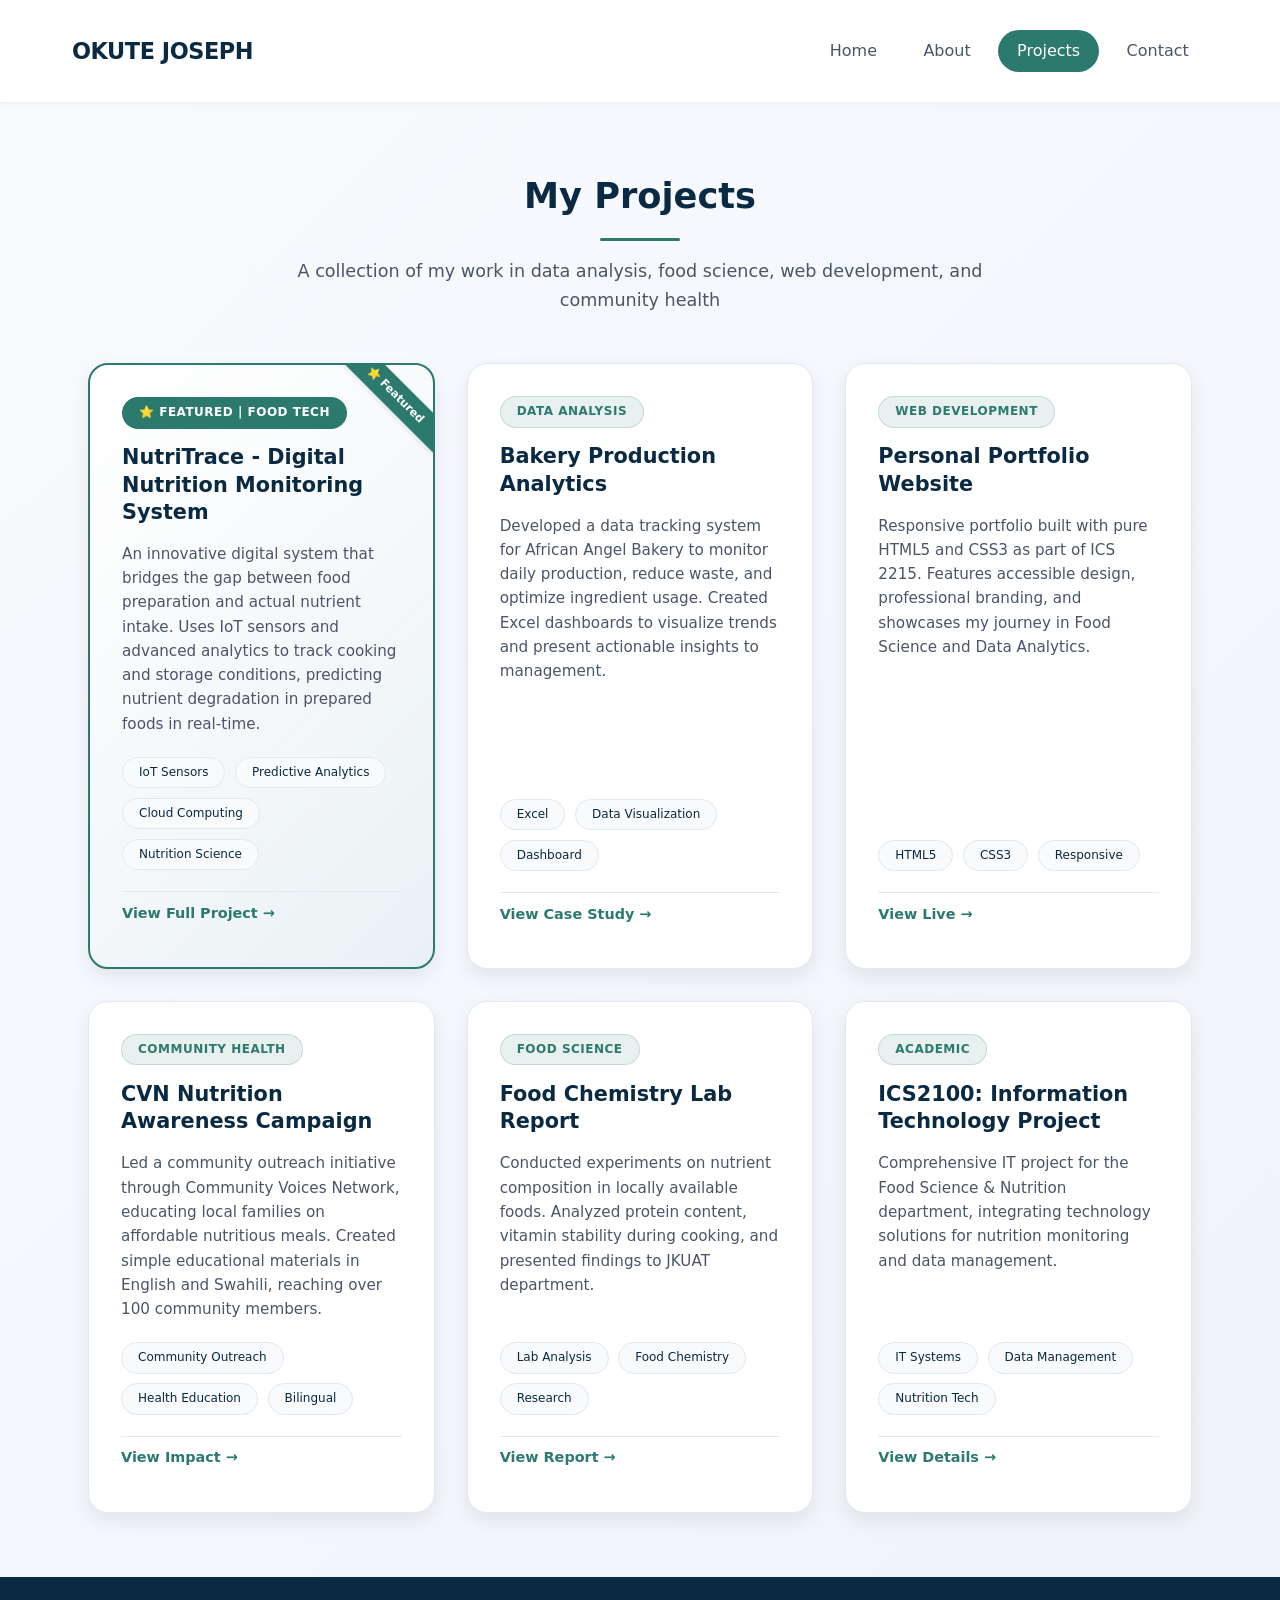
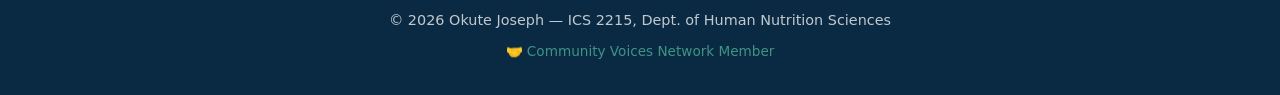
<file: projects.html>
<!DOCTYPE html>
<html lang="en">
<head>
  <meta charset="UTF-8">
  <!-- REQUIRED for responsive design on mobile -->
  <meta name="viewport" content="width=device-width, initial-scale=1.0">
  <meta name="description" content="Projects by Okute Joseph — Food Science & Nutrition student at JKUAT, Data Analyst, CVN Member">
  <title>Okute Joseph | Projects</title>
  <link rel="stylesheet" href="project.css">
</head>
<body>

  <!-- Skip link: allows keyboard users to skip the nav -->
  <a href="#main" class="skip-link">Skip to main content</a>

  <header>
    <div class="container">
      <a href="index.html" class="logo">OKUTE JOSEPH</a>
      <nav aria-label="Main navigation">
        <ul>
          <li><a href="index.html">Home</a></li>
          <li><a href="about.html">About</a></li>
          <li><a href="projects.html" class="active">Projects</a></li>
          <li><a href="contact.html">Contact</a></li>
        </ul>
      </nav>
    </div>
  </header>

  <main id="main">
    <section class="projects-section">
      <div class="container">
        <h2 class="section-title">My Projects</h2>
        <p class="projects-intro">A collection of my work in data analysis, food science, web development, and community health</p>
        
        <div class="cards">
          <!-- Project 1: NutriTrace (Featured Project) -->
          <article class="card featured">
            <span class="card-tag">⭐ Featured | Food Tech</span>
            <h3>NutriTrace - Digital Nutrition Monitoring System</h3>
            <p>An innovative digital system that bridges the gap between food preparation and actual nutrient intake. Uses IoT sensors and advanced analytics to track cooking and storage conditions, predicting nutrient degradation in prepared foods in real-time.</p>
            <div class="card-tech">
              <span>IoT Sensors</span>
              <span>Predictive Analytics</span>
              <span>Cloud Computing</span>
              <span>Nutrition Science</span>
            </div>
            <a href="nutritrace.html" class="card-link">View Full Project →</a>
          </article>

          <!-- Project 2: Bakery Production Analytics -->
          <article class="card">
            <span class="card-tag">Data Analysis</span>
            <h3>Bakery Production Analytics</h3>
            <p>Developed a data tracking system for African Angel Bakery to monitor daily production, reduce waste, and optimize ingredient usage. Created Excel dashboards to visualize trends and present actionable insights to management.</p>
            <div class="card-tech">
              <span>Excel</span>
              <span>Data Visualization</span>
              <span>Dashboard</span>
            </div>
            <a href="#" class="card-link">View Case Study →</a>
          </article>

          <!-- Project 3: Personal Portfolio Website -->
          <article class="card">
            <span class="card-tag">Web Development</span>
            <h3>Personal Portfolio Website</h3>
            <p>Responsive portfolio built with pure HTML5 and CSS3 as part of ICS 2215. Features accessible design, professional branding, and showcases my journey in Food Science and Data Analytics.</p>
            <div class="card-tech">
              <span>HTML5</span>
              <span>CSS3</span>
              <span>Responsive</span>
            </div>
            <a href="index.html" class="card-link">View Live →</a>
          </article>

          <!-- Project 4: CVN Nutrition Awareness Campaign -->
          <article class="card">
            <span class="card-tag">Community Health</span>
            <h3>CVN Nutrition Awareness Campaign</h3>
            <p>Led a community outreach initiative through Community Voices Network, educating local families on affordable nutritious meals. Created simple educational materials in English and Swahili, reaching over 100 community members.</p>
            <div class="card-tech">
              <span>Community Outreach</span>
              <span>Health Education</span>
              <span>Bilingual</span>
            </div>
            <a href="#" class="card-link">View Impact →</a>
          </article>

          <!-- Project 5: Food Chemistry Lab Report -->
          <article class="card">
            <span class="card-tag">Food Science</span>
            <h3>Food Chemistry Lab Report</h3>
            <p>Conducted experiments on nutrient composition in locally available foods. Analyzed protein content, vitamin stability during cooking, and presented findings to JKUAT department.</p>
            <div class="card-tech">
              <span>Lab Analysis</span>
              <span>Food Chemistry</span>
              <span>Research</span>
            </div>
            <a href="#" class="card-link">View Report →</a>
          </article>

          <!-- Project 6: ICS2100 IT Project -->
          <article class="card">
            <span class="card-tag">Academic</span>
            <h3>ICS2100: Information Technology Project</h3>
            <p>Comprehensive IT project for the Food Science & Nutrition department, integrating technology solutions for nutrition monitoring and data management.</p>
            <div class="card-tech">
              <span>IT Systems</span>
              <span>Data Management</span>
              <span>Nutrition Tech</span>
            </div>
            <a href="#" class="card-link">View Details →</a>
          </article>
        </div>
      </div>
    </section>
  </main>

  <footer>
    <div class="container">
      <div class="footer-content">
        <p>&copy; <span id="year"></span> Okute Joseph — ICS 2215, Dept. of Human Nutrition Sciences</p>
        <p class="cvn-footer">🤝 Community Voices Network Member</p>
      </div>
    </div>
  </footer>

  <script>
    document.getElementById('year').textContent = new Date().getFullYear();
  </script>

</body>
</html>
</file>
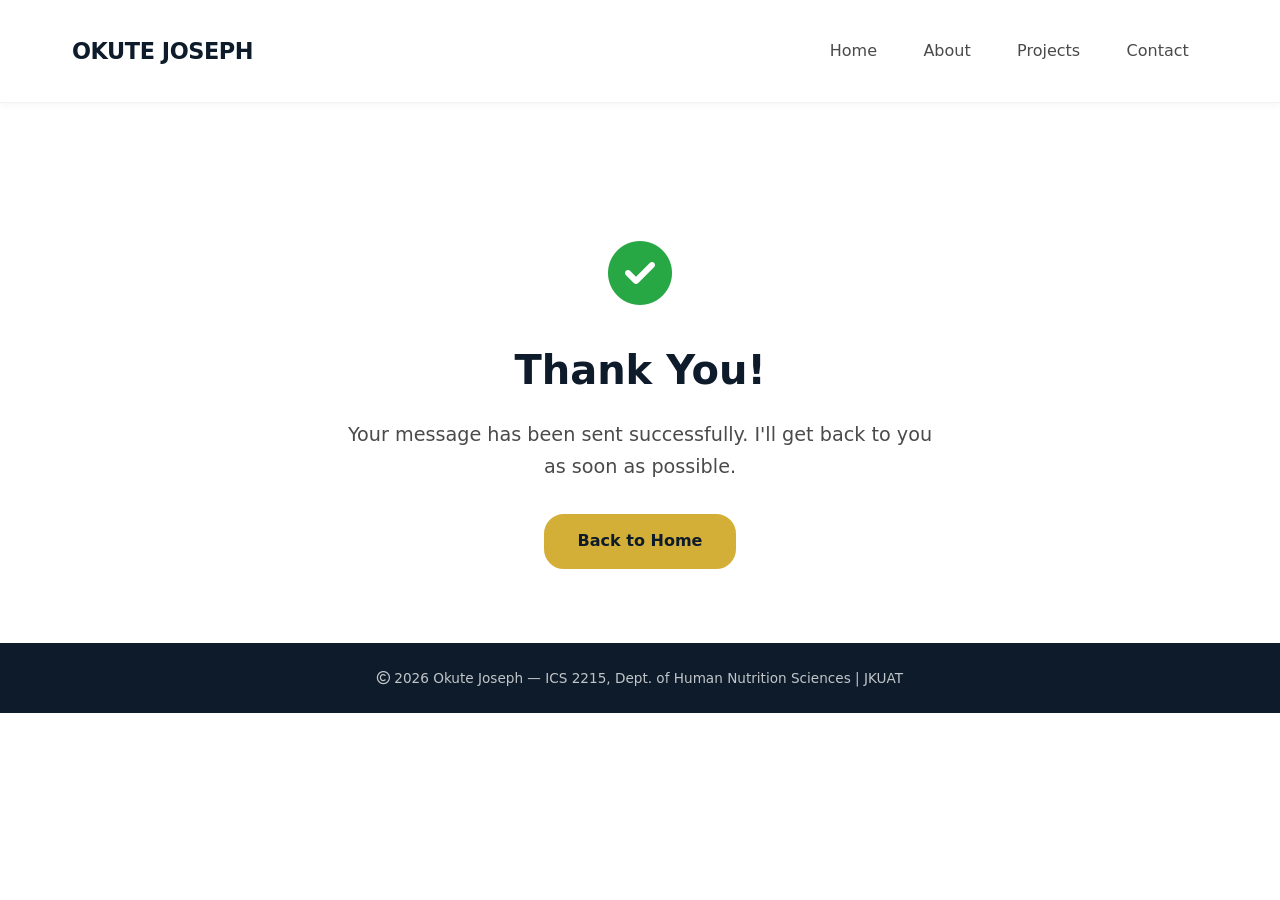
<file: thank-you.html>
<!DOCTYPE html>
<html lang="en">
<head>
  <meta charset="UTF-8">
  <meta name="viewport" content="width=device-width, initial-scale=1.0">
  <meta name="description" content="Thank you for contacting Okute Joseph">
  <title>Thank You | Okute Joseph</title>
  <link rel="stylesheet" href="style.css">
  <link rel="stylesheet" href="https://cdnjs.cloudflare.com/ajax/libs/font-awesome/6.4.0/css/all.min.css">
</head>
<body>

  <!-- Skip link: allows keyboard users to skip the nav -->
  <a href="#main" class="skip-link">Skip to main content</a>

  <header>
    <div class="container">
      <a href="index.html" class="logo">OKUTE JOSEPH</a>
      <nav aria-label="Main navigation">
        <ul>
          <li><a href="index.html">Home</a></li>
          <li><a href="about.html">About</a></li>
          <li><a href="projects.html">Projects</a></li>
          <li><a href="contact.html">Contact</a></li>
        </ul>
      </nav>
    </div>
  </header>

  <main id="main">
    <section class="thank-you-section">
      <div class="container">
        <div class="thank-you-content">
          <i class="fas fa-check-circle success-icon"></i>
          <h1>Thank You!</h1>
          <p>Your message has been sent successfully. I'll get back to you as soon as possible.</p>
          <a href="index.html" class="btn-primary">Back to Home</a>
        </div>
      </div>
    </section>
  </main>

  <footer>
    <div class="container">
      <p>
        <i class="far fa-copyright"></i> <span id="year"></span> Okute Joseph — ICS 2215, 
        Dept. of Human Nutrition Sciences | JKUAT
      </p>
    </div>
  </footer>

  <script>
    document.getElementById('year').textContent = new Date().getFullYear();
  </script>

</body>
</html>
</file>
<file: contact.css>
/* ============================================
   CONTACT PAGE STYLES - WITH MODERN SOCIAL ICONS
   ============================================ */

/* === 1. RESET & BOX-SIZING === */
*,
*::before,
*::after {
  box-sizing: border-box;
  margin: 0;
  padding: 0;
}

/* === 2. CSS CUSTOM PROPERTIES === */
:root {
  --clr-primary: #0a2942;
  --clr-primary-light: #1a3a5c;
  --clr-accent: #2c7a6e;
  --clr-accent-light: #3e9487;
  --clr-text: #1f2a3e;
  --clr-text-light: #4a5568;
  --clr-white: #ffffff;
  --clr-border: #e2e8f0;
  --shadow-sm: 0 2px 8px rgba(0, 0, 0, 0.04);
  --shadow-md: 0 8px 20px rgba(0, 0, 0, 0.08);
  --shadow-lg: 0 15px 30px rgba(0, 0, 0, 0.12);
  --radius: 20px;
  --max-width: 1200px;
  --transition: all 0.3s ease;
}

/* === 3. BASE STYLES === */
body {
  font-family: 'Segoe UI', system-ui, -apple-system, 'Inter', Arial, sans-serif;
  font-size: 16px;
  line-height: 1.65;
  color: var(--clr-text);
  background: var(--clr-white);
  display: flex;
  flex-direction: column;
  min-height: 100vh;
}

.container {
  max-width: var(--max-width);
  margin: 0 auto;
  padding: 0 2rem;
  width: 100%;
}

/* === 4. SKIP LINK === */
.skip-link {
  position: absolute;
  top: -100px;
  left: 1rem;
  background: var(--clr-primary);
  color: white;
  padding: 0.75rem 1.5rem;
  z-index: 9999;
  text-decoration: none;
  border-radius: 0 0 8px 8px;
  font-weight: 500;
}

.skip-link:focus {
  top: 0;
  outline: 3px solid var(--clr-accent);
}

/* === 5. HEADER & NAVIGATION === */
header {
  background: rgba(255, 255, 255, 0.95);
  backdrop-filter: blur(10px);
  padding: 1rem 0;
  position: sticky;
  top: 0;
  z-index: 100;
  box-shadow: var(--shadow-sm);
  border-bottom: 1px solid rgba(0, 0, 0, 0.05);
}

header .container {
  display: flex;
  justify-content: space-between;
  align-items: center;
  flex-wrap: wrap;
  gap: 1rem;
  height: 70px;
}

.logo {
  font-size: 1.4rem;
  font-weight: 700;
  color: var(--clr-primary);
  text-decoration: none;
  letter-spacing: -0.02em;
  transition: var(--transition);
}

.logo:hover {
  color: var(--clr-accent);
}

nav ul {
  list-style: none;
  display: flex;
  gap: 0.5rem;
}

nav a {
  display: inline-block;
  padding: 0.5rem 1.2rem;
  text-decoration: none;
  color: var(--clr-text-light);
  font-weight: 500;
  border-radius: 40px;
  transition: var(--transition);
}

nav a:hover {
  background-color: rgba(44, 122, 110, 0.1);
  color: var(--clr-accent);
}

nav a.active {
  background-color: var(--clr-accent);
  color: white;
}

/* === 6. CONTACT SECTION === */
.contact-section {
  position: relative;
  background: linear-gradient(135deg, rgba(10, 41, 66, 0.88) 0%, rgba(44, 122, 110, 0.88) 100%),
              url('https://images.unsplash.com/photo-1521791055366-0d553872125f?w=1600&q=80');
  background-size: cover;
  background-position: center;
  background-attachment: fixed;
  padding: 5rem 0;
  min-height: calc(100vh - 70px);
  display: flex;
  align-items: center;
}

.contact-section::before {
  content: '';
  position: absolute;
  top: 0;
  left: 0;
  right: 0;
  bottom: 0;
  background: radial-gradient(circle at 80% 20%, rgba(255, 255, 255, 0.1) 0%, transparent 70%);
  pointer-events: none;
}

.contact-section .container {
  position: relative;
  z-index: 2;
}

.contact-section h2 {
  text-align: center;
  color: white;
  font-size: 2.8rem;
  margin-bottom: 0.5rem;
  animation: fadeInDown 0.8s ease;
}

.contact-subtitle {
  text-align: center;
  color: rgba(255, 255, 255, 0.9);
  margin-bottom: 2.5rem;
  font-size: 1.1rem;
  animation: fadeInUp 0.8s ease;
}

/* === 7. CONTACT WRAPPER === */
.contact-wrapper {
  display: grid;
  grid-template-columns: 1fr 1.5fr;
  gap: 2rem;
  max-width: 1100px;
  margin: 0 auto;
}

/* === 8. CONTACT INFO CARDS === */
.contact-info {
  background: rgba(255, 255, 255, 0.95);
  backdrop-filter: blur(10px);
  border-radius: var(--radius);
  padding: 2rem;
  box-shadow: var(--shadow-lg);
  animation: slideInLeft 0.8s ease;
}

.info-header {
  margin-bottom: 1.5rem;
  text-align: center;
}

.info-header h3 {
  color: var(--clr-primary);
  font-size: 1.5rem;
  margin-bottom: 0.5rem;
}

.info-header p {
  color: var(--clr-text-light);
  font-size: 0.9rem;
}

.info-card {
  display: flex;
  align-items: center;
  gap: 1rem;
  padding: 1rem;
  margin-bottom: 1rem;
  background: #f8fafc;
  border-radius: 16px;
  transition: var(--transition);
  cursor: pointer;
  border: 1px solid var(--clr-border);
}

.info-card:hover {
  transform: translateX(8px);
  background: linear-gradient(135deg, rgba(44, 122, 110, 0.05), rgba(10, 41, 66, 0.05));
  border-color: var(--clr-accent);
}

.info-icon {
  width: 48px;
  height: 48px;
  background: linear-gradient(135deg, var(--clr-accent), var(--clr-primary));
  border-radius: 50%;
  display: flex;
  align-items: center;
  justify-content: center;
  font-size: 1.3rem;
  color: white;
  flex-shrink: 0;
  transition: var(--transition);
}

.info-card:hover .info-icon {
  transform: scale(1.05);
}

.info-details h4 {
  color: var(--clr-primary);
  margin-bottom: 0.25rem;
  font-size: 1rem;
}

.info-details p {
  color: var(--clr-text-light);
  font-size: 0.85rem;
}

/* === 9. SOCIAL LINKS === */
.social-links {
  margin-top: 2rem;
  padding-top: 1.5rem;
  border-top: 1px solid var(--clr-border);
  text-align: center;
}

.social-links h4 {
  color: var(--clr-primary);
  margin-bottom: 1rem;
  font-size: 1rem;
}

.social-icons {
  display: flex;
  gap: 1rem;
  justify-content: center;
  flex-wrap: wrap;
}

.social-icon {
  width: 44px;
  height: 44px;
  background: #f1f5f9;
  border-radius: 50%;
  display: flex;
  align-items: center;
  justify-content: center;
  text-decoration: none;
  font-size: 1.2rem;
  transition: var(--transition);
  color: var(--clr-text-light);
  border: 1px solid var(--clr-border);
  position: relative;
  overflow: hidden;
}

.social-icon::before {
  content: '';
  position: absolute;
  top: 0;
  left: 0;
  width: 100%;
  height: 100%;
  background: linear-gradient(135deg, var(--clr-accent), var(--clr-primary));
  opacity: 0;
  transition: opacity 0.3s ease;
  z-index: 0;
}

.social-icon i {
  position: relative;
  z-index: 1;
  transition: all 0.3s ease;
}

.social-icon:hover {
  transform: translateY(-5px);
  border-color: transparent;
}

.social-icon:hover::before {
  opacity: 1;
}

.social-icon:hover i {
  color: white;
  transform: scale(1.1);
}

/* Individual social icon colors on hover (optional) */
.social-icon:hover i.fa-linkedin-in { color: white; }
.social-icon:hover i.fa-github { color: white; }
.social-icon:hover i.fa-twitter { color: white; }
.social-icon:hover i.fa-instagram { color: white; }
.social-icon:hover i.fa-facebook-f { color: white; }
.social-icon:hover i.fa-youtube { color: white; }

/* === 10. CONTACT FORM === */
.contact-form {
  background: rgba(255, 255, 255, 0.95);
  backdrop-filter: blur(10px);
  border-radius: var(--radius);
  padding: 2rem;
  box-shadow: var(--shadow-lg);
  animation: slideInRight 0.8s ease;
}

.form-group {
  margin-bottom: 1.2rem;
}

.form-group label {
  display: block;
  font-weight: 600;
  color: var(--clr-primary);
  margin-bottom: 0.5rem;
  font-size: 0.9rem;
}

.form-group label i {
  margin-right: 0.5rem;
  color: var(--clr-accent);
  font-size: 0.9rem;
}

.form-group input,
.form-group select,
.form-group textarea {
  width: 100%;
  padding: 0.9rem 1rem;
  border: 2px solid var(--clr-border);
  border-radius: 12px;
  font-size: 0.95rem;
  font-family: inherit;
  transition: var(--transition);
  background: white;
}

.form-group input:focus,
.form-group select:focus,
.form-group textarea:focus {
  outline: none;
  border-color: var(--clr-accent);
  box-shadow: 0 0 0 3px rgba(44, 122, 110, 0.1);
  transform: translateY(-2px);
}

.form-group input:hover,
.form-group select:hover,
.form-group textarea:hover {
  border-color: var(--clr-accent-light);
}

.submit-btn {
  width: 100%;
  padding: 1rem;
  background: linear-gradient(135deg, var(--clr-accent), var(--clr-primary));
  color: white;
  border: none;
  border-radius: 12px;
  font-size: 1rem;
  font-weight: 600;
  cursor: pointer;
  transition: var(--transition);
  position: relative;
  overflow: hidden;
  display: flex;
  align-items: center;
  justify-content: center;
  gap: 0.5rem;
}

.submit-btn i {
  font-size: 1rem;
  transition: transform 0.3s ease;
}

.submit-btn:hover i {
  transform: translateX(3px);
}

.submit-btn::before {
  content: '';
  position: absolute;
  top: 50%;
  left: 50%;
  width: 0;
  height: 0;
  background: rgba(255, 255, 255, 0.2);
  border-radius: 50%;
  transform: translate(-50%, -50%);
  transition: width 0.6s, height 0.6s;
}

.submit-btn:hover::before {
  width: 300px;
  height: 300px;
}

.submit-btn:hover {
  transform: translateY(-2px);
  box-shadow: 0 10px 25px -5px rgba(44, 122, 110, 0.4);
}

.submit-btn:disabled {
  opacity: 0.7;
  cursor: not-allowed;
}

/* === 11. TOAST NOTIFICATION === */
.toast-message {
  position: fixed;
  bottom: 30px;
  right: 30px;
  background: linear-gradient(135deg, #10b981, #059669);
  color: white;
  padding: 1rem 1.5rem;
  border-radius: 12px;
  display: flex;
  align-items: center;
  gap: 0.8rem;
  transform: translateX(400px);
  transition: transform 0.3s ease;
  z-index: 1000;
  box-shadow: var(--shadow-lg);
  font-weight: 500;
}

.toast-message i {
  font-size: 1.2rem;
}

.toast-message.show {
  transform: translateX(0);
}

.toast-message.error {
  background: linear-gradient(135deg, #ef4444, #dc2626);
}

/* === 12. FOOTER === */
footer {
  background: var(--clr-primary);
  color: rgba(255, 255, 255, 0.75);
  text-align: center;
  padding: 1.5rem 0;
  font-size: 0.85rem;
}

footer i {
  margin-right: 0.25rem;
}

/* === 13. ANIMATIONS === */
@keyframes fadeInDown {
  from {
    opacity: 0;
    transform: translateY(-30px);
  }
  to {
    opacity: 1;
    transform: translateY(0);
  }
}

@keyframes fadeInUp {
  from {
    opacity: 0;
    transform: translateY(30px);
  }
  to {
    opacity: 1;
    transform: translateY(0);
  }
}

@keyframes slideInLeft {
  from {
    opacity: 0;
    transform: translateX(-50px);
  }
  to {
    opacity: 1;
    transform: translateX(0);
  }
}

@keyframes slideInRight {
  from {
    opacity: 0;
    transform: translateX(50px);
  }
  to {
    opacity: 1;
    transform: translateX(0);
  }
}

/* === 14. RESPONSIVE DESIGN === */
@media (max-width: 768px) {
  .container {
    padding: 0 1.5rem;
  }

  header .container {
    flex-direction: column;
    height: auto;
    padding: 1rem 0;
  }

  nav ul {
    flex-wrap: wrap;
    justify-content: center;
  }

  .contact-section h2 {
    font-size: 2rem;
  }

  .contact-wrapper {
    grid-template-columns: 1fr;
    gap: 1.5rem;
  }

  .contact-info {
    order: 2;
  }

  .contact-form {
    order: 1;
  }

  .toast-message {
    bottom: 20px;
    right: 20px;
    left: 20px;
    transform: translateY(100px);
  }

  .toast-message.show {
    transform: translateY(0);
  }
  
  .social-icons {
    gap: 0.8rem;
  }
  
  .social-icon {
    width: 40px;
    height: 40px;
    font-size: 1rem;
  }
}

@media (max-width: 480px) {
  .contact-section {
    padding: 3rem 0;
  }

  .contact-section h2 {
    font-size: 1.6rem;
  }

  .contact-info,
  .contact-form {
    padding: 1.5rem;
  }

  .info-card {
    padding: 0.8rem;
  }

  .info-icon {
    width: 40px;
    height: 40px;
    font-size: 1rem;
  }
  
  .social-icons {
    gap: 0.6rem;
  }
  
  .social-icon {
    width: 36px;
    height: 36px;
    font-size: 0.9rem;
  }
}
</file>
<file: project.css>
/* ============================================
   PROJECTS PAGE STYLES - OKUTE JOSEPH PORTFOLIO
   ============================================ */

/* === 1. RESET & BOX-SIZING === */
*,
*::before,
*::after {
  box-sizing: border-box;
  margin: 0;
  padding: 0;
}

/* === 2. CSS CUSTOM PROPERTIES === */
:root {
  --clr-primary: #0a2942;
  --clr-primary-light: #1a3a5c;
  --clr-accent: #2c7a6e;
  --clr-accent-light: #3e9487;
  --clr-text: #1f2a3e;
  --clr-text-light: #4a5568;
  --clr-white: #ffffff;
  --clr-border: #e2e8f0;
  --clr-bg-light: #f8fafc;
  --shadow-sm: 0 2px 8px rgba(0, 0, 0, 0.04);
  --shadow-md: 0 8px 20px rgba(0, 0, 0, 0.08);
  --shadow-lg: 0 15px 30px rgba(0, 0, 0, 0.12);
  --radius: 20px;
  --max-width: 1200px;
  --transition: all 0.3s ease;
}

/* === 3. BASE STYLES === */
body {
  font-family: 'Segoe UI', system-ui, -apple-system, 'Inter', Arial, sans-serif;
  font-size: 16px;
  line-height: 1.65;
  color: var(--clr-text);
  background: var(--clr-white);
  display: flex;
  flex-direction: column;
  min-height: 100vh;
}

.container {
  max-width: var(--max-width);
  margin: 0 auto;
  padding: 0 2rem;
  width: 100%;
}

/* === 4. SKIP LINK === */
.skip-link {
  position: absolute;
  top: -100px;
  left: 1rem;
  background: var(--clr-primary);
  color: white;
  padding: 0.75rem 1.5rem;
  z-index: 9999;
  text-decoration: none;
  border-radius: 0 0 8px 8px;
  font-weight: 500;
}

.skip-link:focus {
  top: 0;
  outline: 3px solid var(--clr-accent);
}

/* === 5. HEADER & NAVIGATION === */
header {
  background: rgba(255, 255, 255, 0.95);
  backdrop-filter: blur(10px);
  padding: 1rem 0;
  position: sticky;
  top: 0;
  z-index: 100;
  box-shadow: var(--shadow-sm);
  border-bottom: 1px solid rgba(0, 0, 0, 0.05);
}

header .container {
  display: flex;
  justify-content: space-between;
  align-items: center;
  flex-wrap: wrap;
  gap: 1rem;
  height: 70px;
}

.logo {
  font-size: 1.4rem;
  font-weight: 700;
  color: var(--clr-primary);
  text-decoration: none;
  letter-spacing: -0.02em;
  transition: var(--transition);
}

.logo:hover {
  color: var(--clr-accent);
}

nav ul {
  list-style: none;
  display: flex;
  gap: 0.5rem;
}

nav a {
  display: inline-block;
  padding: 0.5rem 1.2rem;
  text-decoration: none;
  color: var(--clr-text-light);
  font-weight: 500;
  border-radius: 40px;
  transition: var(--transition);
}

nav a:hover {
  background-color: rgba(44, 122, 110, 0.1);
  color: var(--clr-accent);
}

nav a.active {
  background-color: var(--clr-accent);
  color: white;
}

/* === 6. PROJECTS SECTION === */
.projects-section {
  padding: 4rem 0;
  background: linear-gradient(135deg, #f8fafe 0%, #f0f4f9 100%);
  min-height: 70vh;
}

.section-title {
  font-size: 2.2rem;
  color: var(--clr-primary);
  text-align: center;
  margin-bottom: 1rem;
  position: relative;
  padding-bottom: 1rem;
}

.section-title::after {
  content: '';
  position: absolute;
  bottom: 0;
  left: 50%;
  transform: translateX(-50%);
  width: 80px;
  height: 3px;
  background: var(--clr-accent);
  border-radius: 3px;
}

.projects-intro {
  text-align: center;
  color: var(--clr-text-light);
  font-size: 1.1rem;
  margin-bottom: 3rem;
  max-width: 700px;
  margin-left: auto;
  margin-right: auto;
}

/* === 7. CARDS GRID === */
.cards {
  display: grid;
  grid-template-columns: repeat(auto-fit, minmax(320px, 1fr));
  gap: 2rem;
  max-width: 1200px;
  margin: 0 auto;
  padding: 0 1rem;
}

/* === 8. CARD STYLES === */
.card {
  background: var(--clr-white);
  border-radius: var(--radius);
  padding: 2rem;
  border: 1px solid var(--clr-border);
  box-shadow: var(--shadow-md);
  display: flex;
  flex-direction: column;
  gap: 0.8rem;
  transition: var(--transition);
  height: 100%;
  position: relative;
  overflow: hidden;
}

.card::before {
  content: '';
  position: absolute;
  top: 0;
  left: 0;
  right: 0;
  height: 4px;
  background: linear-gradient(90deg, var(--clr-accent), var(--clr-primary));
  transform: scaleX(0);
  transition: transform 0.3s ease;
}

.card:hover::before {
  transform: scaleX(1);
}

.card:hover {
  transform: translateY(-8px);
  box-shadow: var(--shadow-lg);
  border-color: var(--clr-accent-light);
}

/* Featured Card */
.card.featured {
  background: linear-gradient(135deg, var(--clr-white) 0%, rgba(44, 122, 110, 0.05) 100%);
  border: 2px solid var(--clr-accent);
  position: relative;
}

.card.featured::after {
  content: '⭐ Featured';
  position: absolute;
  top: 1rem;
  right: -2rem;
  background: var(--clr-accent);
  color: white;
  font-size: 0.7rem;
  font-weight: 600;
  padding: 0.3rem 2rem;
  transform: rotate(45deg);
  box-shadow: 0 2px 5px rgba(0, 0, 0, 0.1);
  z-index: 1;
}

.card.featured .card-tag {
  background: var(--clr-accent);
  color: white;
}

/* Card Tag */
.card-tag {
  display: inline-block;
  background: rgba(44, 122, 110, 0.1);
  color: var(--clr-accent);
  font-size: 0.75rem;
  font-weight: 600;
  padding: 0.3rem 1rem;
  border-radius: 30px;
  text-transform: uppercase;
  letter-spacing: 0.5px;
  align-self: flex-start;
  border: 1px solid rgba(44, 122, 110, 0.2);
  transition: var(--transition);
}

.card:hover .card-tag {
  background: var(--clr-accent);
  color: white;
}

/* Card Title */
.card h3 {
  font-size: 1.3rem;
  color: var(--clr-primary);
  margin: 0.2rem 0;
  font-weight: 600;
  line-height: 1.3;
}

/* Card Description */
.card p {
  font-size: 0.95rem;
  color: var(--clr-text-light);
  flex: 1;
  line-height: 1.6;
}

/* Tech Stack */
.card-tech {
  display: flex;
  flex-wrap: wrap;
  gap: 0.6rem;
  margin: 0.5rem 0;
}

.card-tech span {
  background: var(--clr-bg-light);
  color: var(--clr-primary);
  font-size: 0.75rem;
  padding: 0.3rem 1rem;
  border-radius: 30px;
  border: 1px solid var(--clr-border);
  font-weight: 500;
  transition: var(--transition);
}

.card-tech span:hover {
  background: var(--clr-accent);
  color: white;
  border-color: var(--clr-accent);
  transform: translateY(-2px);
}

/* Card Link */
.card-link {
  margin-top: auto;
  font-weight: 600;
  font-size: 0.9rem;
  color: var(--clr-accent);
  display: inline-flex;
  align-items: center;
  gap: 0.3rem;
  transition: gap 0.2s ease;
  padding: 0.6rem 0;
  border-top: 1px solid var(--clr-border);
  text-decoration: none;
}

.card-link:hover {
  gap: 0.8rem;
  color: var(--clr-primary);
}

/* === 9. FOOTER === */
footer {
  background: var(--clr-primary);
  color: rgba(255, 255, 255, 0.75);
  text-align: center;
  padding: 2rem 0;
  font-size: 0.9rem;
  margin-top: auto;
}

.footer-content {
  display: flex;
  flex-direction: column;
  gap: 0.5rem;
}

.cvn-footer {
  color: var(--clr-accent-light);
  font-weight: 500;
  font-size: 0.85rem;
}

/* === 10. ANIMATIONS === */
@keyframes fadeInUp {
  from {
    opacity: 0;
    transform: translateY(30px);
  }
  to {
    opacity: 1;
    transform: translateY(0);
  }
}

.card {
  animation: fadeInUp 0.5s ease forwards;
  opacity: 0;
}

.card:nth-child(1) { animation-delay: 0.05s; }
.card:nth-child(2) { animation-delay: 0.1s; }
.card:nth-child(3) { animation-delay: 0.15s; }
.card:nth-child(4) { animation-delay: 0.2s; }
.card:nth-child(5) { animation-delay: 0.25s; }
.card:nth-child(6) { animation-delay: 0.3s; }

/* === 11. RESPONSIVE DESIGN === */
@media (max-width: 768px) {
  .container {
    padding: 0 1.5rem;
  }

  header .container {
    flex-direction: column;
    height: auto;
    padding: 1rem 0;
  }

  nav ul {
    flex-wrap: wrap;
    justify-content: center;
  }

  .section-title {
    font-size: 1.8rem;
  }

  .projects-intro {
    font-size: 1rem;
    padding: 0 1rem;
  }

  .cards {
    grid-template-columns: 1fr;
    gap: 1.5rem;
    padding: 0;
  }

  .card {
    padding: 1.5rem;
  }

  .card h3 {
    font-size: 1.2rem;
  }

  .card.featured::after {
    font-size: 0.6rem;
    padding: 0.2rem 1.8rem;
    top: 0.8rem;
    right: -1.8rem;
  }
}

@media (max-width: 480px) {
  .projects-section {
    padding: 2rem 0;
  }

  .section-title {
    font-size: 1.6rem;
  }

  .projects-intro {
    font-size: 0.9rem;
    margin-bottom: 2rem;
  }

  .card {
    padding: 1.2rem;
  }

  .card-tag {
    font-size: 0.65rem;
    padding: 0.2rem 0.8rem;
  }

  .card h3 {
    font-size: 1.1rem;
  }

  .card p {
    font-size: 0.85rem;
  }

  .card-tech span {
    font-size: 0.65rem;
    padding: 0.2rem 0.8rem;
  }

  .card-link {
    font-size: 0.85rem;
  }

  .card.featured::after {
    font-size: 0.55rem;
    padding: 0.2rem 1.5rem;
    top: 0.6rem;
    right: -1.5rem;
  }

  footer {
    padding: 1.2rem 0;
    font-size: 0.8rem;
  }
}

/* === 12. UTILITY CLASSES === */
.text-center {
  text-align: center;
}

.mt-1 {
  margin-top: 0.5rem;
}

.mt-2 {
  margin-top: 1rem;
}

.mb-1 {
  margin-bottom: 0.5rem;
}

.mb-2 {
  margin-bottom: 1rem;
}

/* === 13. SCROLLBAR STYLING (Optional) === */
::-webkit-scrollbar {
  width: 8px;
}

::-webkit-scrollbar-track {
  background: var(--clr-bg-light);
  border-radius: 10px;
}

::-webkit-scrollbar-thumb {
  background: var(--clr-accent);
  border-radius: 10px;
}

::-webkit-scrollbar-thumb:hover {
  background: var(--clr-primary);
}
</file>
<file: style.css>
/* ============================================
   HOME PAGE STYLES - OKUTE JOSEPH PORTFOLIO
   ============================================ */

/* === 1. RESET & BOX-SIZING === */
*,
*::before,
*::after {
  box-sizing: border-box;
  margin: 0;
  padding: 0;
}

/* === 2. CSS CUSTOM PROPERTIES === */
:root {
  --clr-primary: #0d1b2a;
  --clr-primary-light: #1a2f4a;
  --clr-accent: #d4af37;
  --clr-accent-light: #e8c547;
  --clr-text: #1a1a1a;
  --clr-text-light: #4a4a4a;
  --clr-white: #ffffff;
  --clr-border: #e2e8f0;
  --shadow-sm: 0 2px 8px rgba(0, 0, 0, 0.04);
  --shadow-md: 0 8px 20px rgba(0, 0, 0, 0.08);
  --shadow-lg: 0 15px 30px rgba(0, 0, 0, 0.12);
  --radius: 20px;
  --max-width: 1200px;
  --transition: all 0.3s ease;
}

/* === 3. BASE STYLES === */
body {
  font-family: 'Segoe UI', system-ui, -apple-system, 'Inter', Arial, sans-serif;
  font-size: 16px;
  line-height: 1.65;
  color: var(--clr-text);
  background: var(--clr-white);
  display: flex;
  flex-direction: column;
  min-height: 100vh;
}

.container {
  max-width: var(--max-width);
  margin: 0 auto;
  padding: 0 2rem;
  width: 100%;
}

/* === 4. SKIP LINK === */
.skip-link {
  position: absolute;
  top: -100px;
  left: 1rem;
  background: var(--clr-primary);
  color: white;
  padding: 0.75rem 1.5rem;
  z-index: 9999;
  text-decoration: none;
  border-radius: 0 0 8px 8px;
  font-weight: 500;
}

.skip-link:focus {
  top: 0;
  outline: 3px solid var(--clr-accent);
}

/* === 5. HEADER & NAVIGATION === */
header {
  background: rgba(255, 255, 255, 0.95);
  backdrop-filter: blur(10px);
  padding: 1rem 0;
  position: sticky;
  top: 0;
  z-index: 100;
  box-shadow: var(--shadow-sm);
  border-bottom: 1px solid rgba(0, 0, 0, 0.05);
}

header .container {
  display: flex;
  justify-content: space-between;
  align-items: center;
  flex-wrap: wrap;
  gap: 1rem;
  height: 70px;
}

.logo {
  font-size: 1.4rem;
  font-weight: 700;
  color: var(--clr-primary);
  text-decoration: none;
  letter-spacing: -0.02em;
  transition: var(--transition);
  display: flex;
  align-items: center;
  gap: 0.8rem;
}

.logo-img {
  width: 40px;
  height: 40px;
  border-radius: 50%;
  object-fit: cover;
  border: 2px solid var(--clr-accent);
}

.logo span {
  display: inline;
}

.logo:hover {
  color: var(--clr-accent);
}

nav ul {
  list-style: none;
  display: flex;
  gap: 0.5rem;
}

nav a {
  display: inline-block;
  padding: 0.5rem 1.2rem;
  text-decoration: none;
  color: var(--clr-text-light);
  font-weight: 500;
  border-radius: 40px;
  transition: var(--transition);
}

nav a:hover {
  background-color: rgba(44, 122, 110, 0.1);
  color: var(--clr-accent);
}

nav a.active {
  background-color: var(--clr-accent);
  color: white;
}

/* === 6. HERO SECTION WITH BACKGROUND IMAGE === */
.hero {
  position: relative;
  background: linear-gradient(135deg, rgba(10, 41, 66, 0.85) 0%, rgba(44, 122, 110, 0.85) 100%),
              url('../image/image.png1.jpg');
  background-size: cover;
  background-position: center;
  background-attachment: fixed;
  padding: 6rem 0;
  text-align: center;
  color: white;
}

.hero::before {
  content: '';
  position: absolute;
  top: 0;
  left: 0;
  right: 0;
  bottom: 0;
  background: radial-gradient(circle at 20% 50%, rgba(255, 255, 255, 0.1) 0%, transparent 70%);
  pointer-events: none;
}

.hero .container {
  position: relative;
  z-index: 2;
}

.hero-content {
  display: flex;
  flex-direction: column;
  align-items: center;
  gap: 1.5rem;
}

.hero-profile-img {
  width: 220px;
  height: 220px;
  border-radius: 50%;
  object-fit: cover;
  object-position: center;
  border: 4px solid var(--clr-accent);
  box-shadow: 0 0 20px rgba(212, 175, 55, 0.3);
  animation: float 3s ease-in-out infinite;
  transform: scale(1.3);
}

@keyframes float {
  0%, 100% { transform: translateY(0px); }
  50% { transform: translateY(-10px); }
}

.hero h1 {
  font-size: 3.5rem;
  margin-bottom: 1rem;
  animation: fadeInUp 0.8s ease;
}

.hero .accent {
  color: #ffd966;
  border-bottom: 3px solid #ffd966;
  display: inline-block;
}

.hero .tagline {
  font-size: 1.3rem;
  opacity: 0.95;
  margin-bottom: 1.5rem;
  background: rgba(255, 255, 255, 0.15);
  display: inline-block;
  padding: 0.5rem 2rem;
  border-radius: 60px;
  backdrop-filter: blur(5px);
  animation: fadeInUp 0.8s ease 0.1s backwards;
}

.hero p {
  max-width: 700px;
  margin: 0 auto 2rem;
  font-size: 1.1rem;
  opacity: 0.95;
  line-height: 1.7;
  animation: fadeInUp 0.8s ease 0.2s backwards;
}

.hero-btns {
  display: flex;
  gap: 1.2rem;
  justify-content: center;
  flex-wrap: wrap;
  animation: fadeInUp 0.8s ease 0.3s backwards;
}

/* === 7. BUTTONS === */
.btn {
  display: inline-block;
  padding: 0.9rem 2.2rem;
  background: var(--clr-accent);
  color: white;
  border-radius: 50px;
  text-decoration: none;
  font-weight: 600;
  font-size: 1rem;
  border: 2px solid transparent;
  cursor: pointer;
  transition: var(--transition);
  box-shadow: 0 4px 12px rgba(0, 0, 0, 0.15);
}

.btn:hover {
  background: var(--clr-primary);
  transform: translateY(-3px);
  box-shadow: 0 8px 20px rgba(0, 0, 0, 0.2);
}

.btn-outline {
  background: transparent;
  border: 2px solid white;
  color: white;
  box-shadow: none;
}

.btn-outline:hover {
  background: white;
  color: var(--clr-primary);
  border-color: white;
}

/* === 8. OVERVIEW SECTION === */
.overview {
  padding: 5rem 0;
  background: linear-gradient(135deg, #f8fafe 0%, #f0f4f9 100%);
}

.overview h2 {
  font-size: 2.2rem;
  color: var(--clr-primary);
  text-align: center;
  margin-bottom: 1rem;
}

.overview > .container > p {
  text-align: center;
  color: var(--clr-text-light);
  max-width: 700px;
  margin: 0 auto 2rem;
  font-size: 1.1rem;
}

.overview ul {
  max-width: 600px;
  margin: 0 auto;
  list-style: none;
  display: grid;
  grid-template-columns: repeat(auto-fit, minmax(250px, 1fr));
  gap: 1rem;
}

.overview li {
  background: white;
  padding: 1rem 1.5rem;
  border-radius: 60px;
  text-align: center;
  font-weight: 500;
  color: var(--clr-accent);
  box-shadow: var(--shadow-md);
  transition: var(--transition);
  border: 1px solid var(--clr-border);
  cursor: pointer;
}

.overview li:hover {
  transform: translateY(-3px);
  background: var(--clr-accent);
  color: white;
  border-color: var(--clr-accent);
}

/* === 9. CALL TO ACTION SECTION === */
.cta {
  position: relative;
  background: linear-gradient(135deg, rgba(10, 41, 66, 0.92) 0%, rgba(44, 122, 110, 0.92) 100%),
              url('https://images.unsplash.com/photo-1542838132-92c53300491e?w=1600&q=80');
  background-size: cover;
  background-position: center;
  background-attachment: fixed;
  padding: 5rem 0;
  text-align: center;
  color: white;
}

.cta h2 {
  font-size: 2.2rem;
  margin-bottom: 1rem;
}

.cta p {
  max-width: 600px;
  margin: 0 auto 2rem;
  font-size: 1.1rem;
  opacity: 0.95;
}

.cta .btn {
  background: white;
  color: var(--clr-primary);
}

.cta .btn:hover {
  background: var(--clr-accent);
  color: white;
  transform: translateY(-3px);
}

/* === 10. FOOTER === */
footer {
  background: var(--clr-primary);
  color: rgba(255, 255, 255, 0.75);
  text-align: center;
  padding: 1.5rem 0;
  font-size: 0.85rem;
}

/* === 11. ANIMATIONS === */
@keyframes fadeInUp {
  from {
    opacity: 0;
    transform: translateY(30px);
  }
  to {
    opacity: 1;
    transform: translateY(0);
  }
}

/* === 12. RESPONSIVE DESIGN === */
@media (max-width: 768px) {
  .container {
    padding: 0 1.5rem;
  }

  header .container {
    flex-direction: column;
    height: auto;
    padding: 1rem 0;
  }

  nav ul {
    flex-wrap: wrap;
    justify-content: center;
  }

  .hero h1 {
    font-size: 2.2rem;
  }

  .hero .tagline {
    font-size: 1rem;
  }

  .hero p {
    font-size: 1rem;
    padding: 0 1rem;
  }

  .hero-btns {
    flex-direction: column;
    align-items: center;
  }

  .btn {
    width: 100%;
    max-width: 250px;
    text-align: center;
  }

  .overview h2 {
    font-size: 1.8rem;
  }

  .overview ul {
    grid-template-columns: 1fr;
  }

  .cta h2 {
    font-size: 1.8rem;
  }
}

@media (max-width: 480px) {
  .hero {
    padding: 4rem 0;
  }

  .hero h1 {
    font-size: 1.8rem;
  }

  .overview li {
    padding: 0.8rem 1.2rem;
    font-size: 0.9rem;
  }

  .cta h2 {
    font-size: 1.5rem;
  }

  .cta p {
    font-size: 0.95rem;
    padding: 0 1rem;
  }
}
/* === THANK YOU PAGE STYLES === */
.thank-you-section {
  padding: 8rem 0 4rem;
  text-align: center;
  min-height: 60vh;
  display: flex;
  align-items: center;
}

.thank-you-content {
  max-width: 600px;
  margin: 0 auto;
}

.success-icon {
  font-size: 4rem;
  color: #28a745;
  margin-bottom: 2rem;
}

.thank-you-content h1 {
  font-size: 2.5rem;
  color: var(--clr-primary);
  margin-bottom: 1rem;
}

.thank-you-content p {
  font-size: 1.2rem;
  color: var(--clr-text-light);
  margin-bottom: 2rem;
}

.btn-primary {
  display: inline-block;
  background: var(--clr-accent);
  color: var(--clr-primary);
  padding: 0.75rem 2rem;
  border-radius: var(--radius);
  text-decoration: none;
  font-weight: 600;
  transition: var(--transition);
  border: 2px solid var(--clr-accent);
}

.btn-primary:hover {
  background: var(--clr-primary);
  color: var(--clr-accent);
}
</file>
